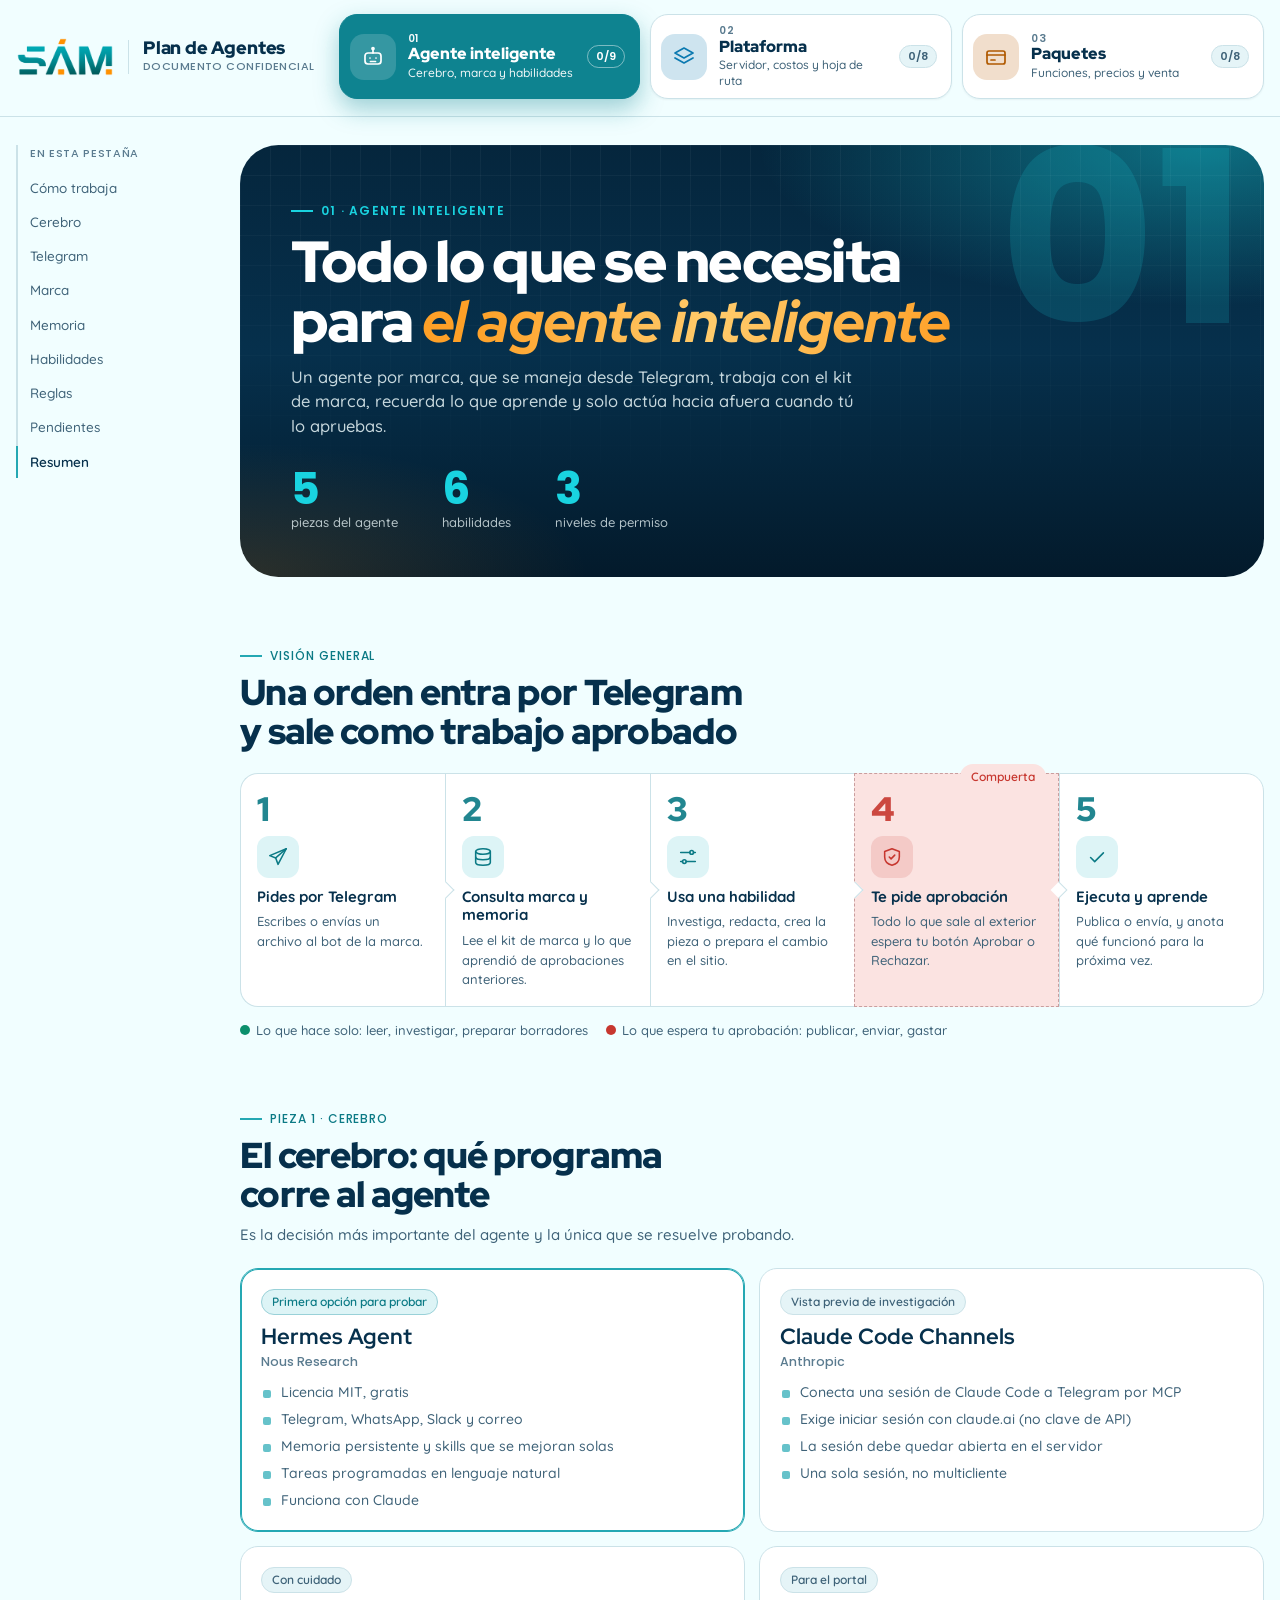
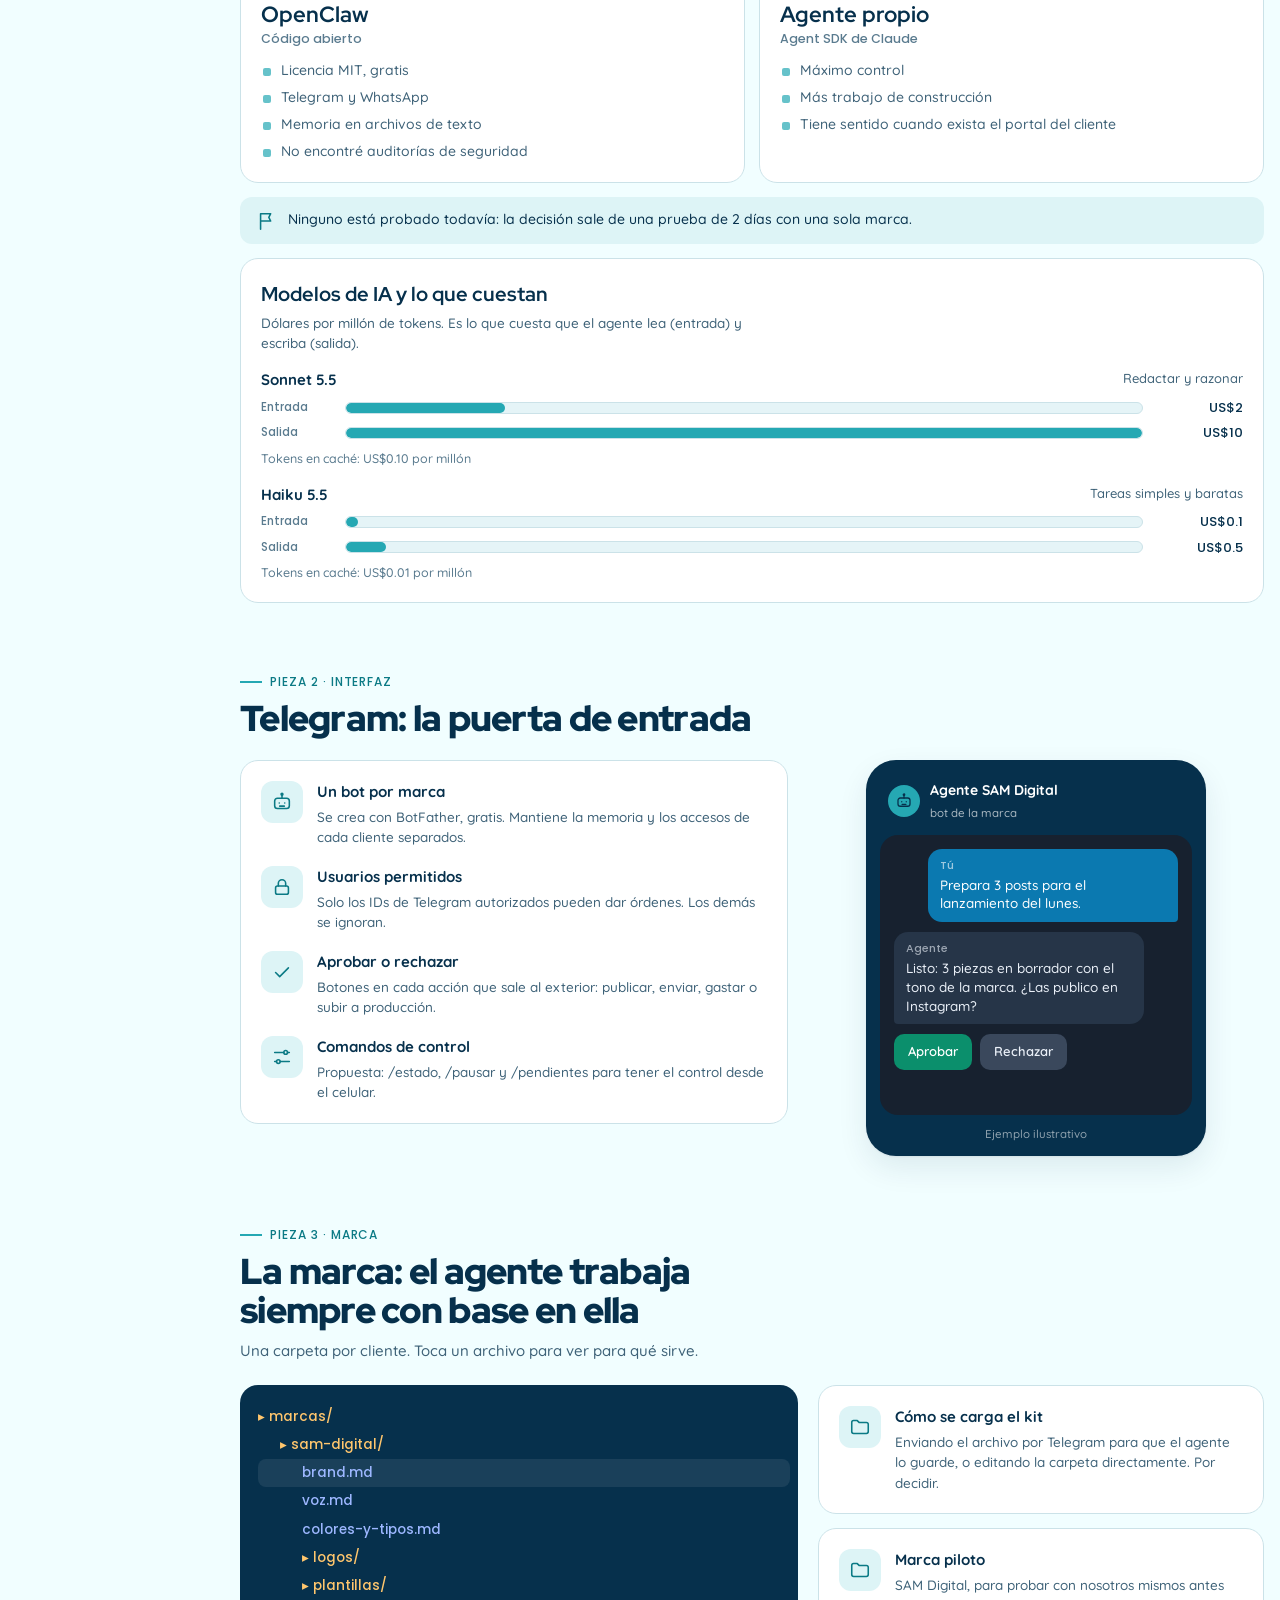
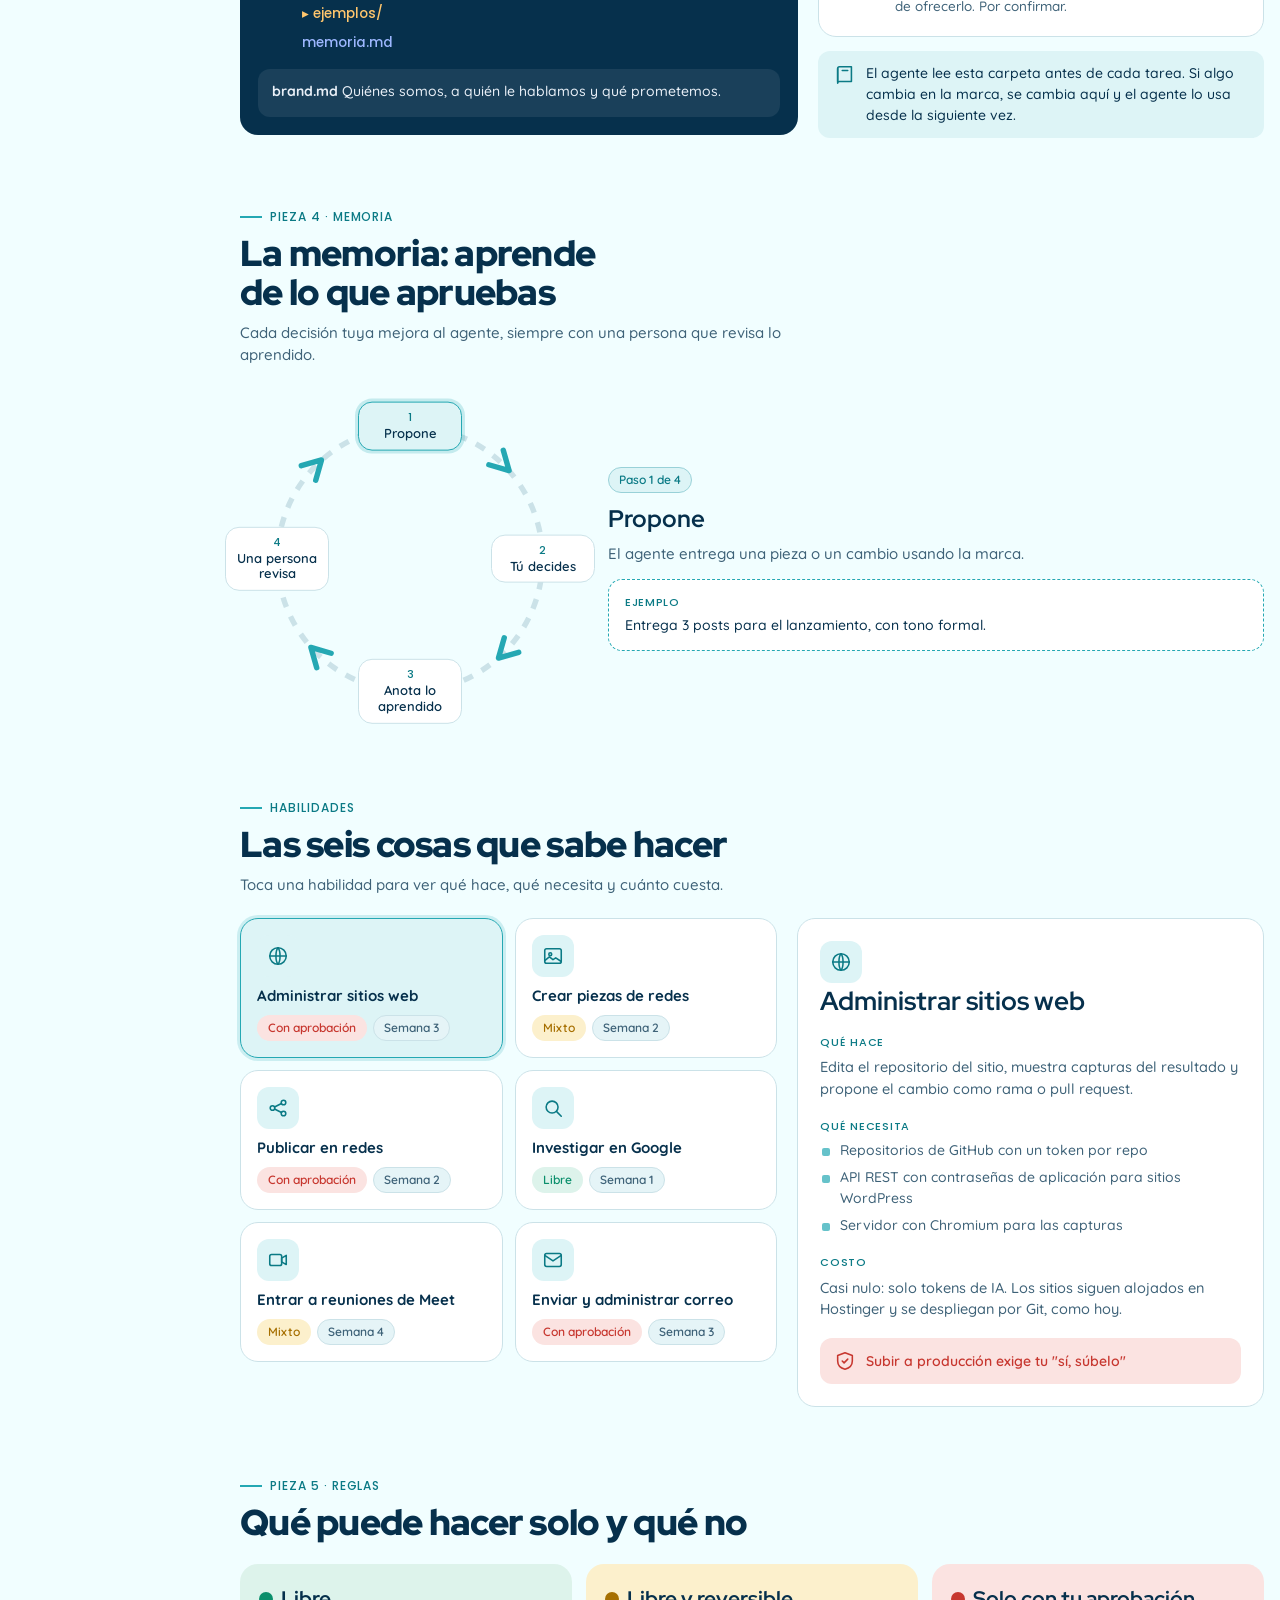
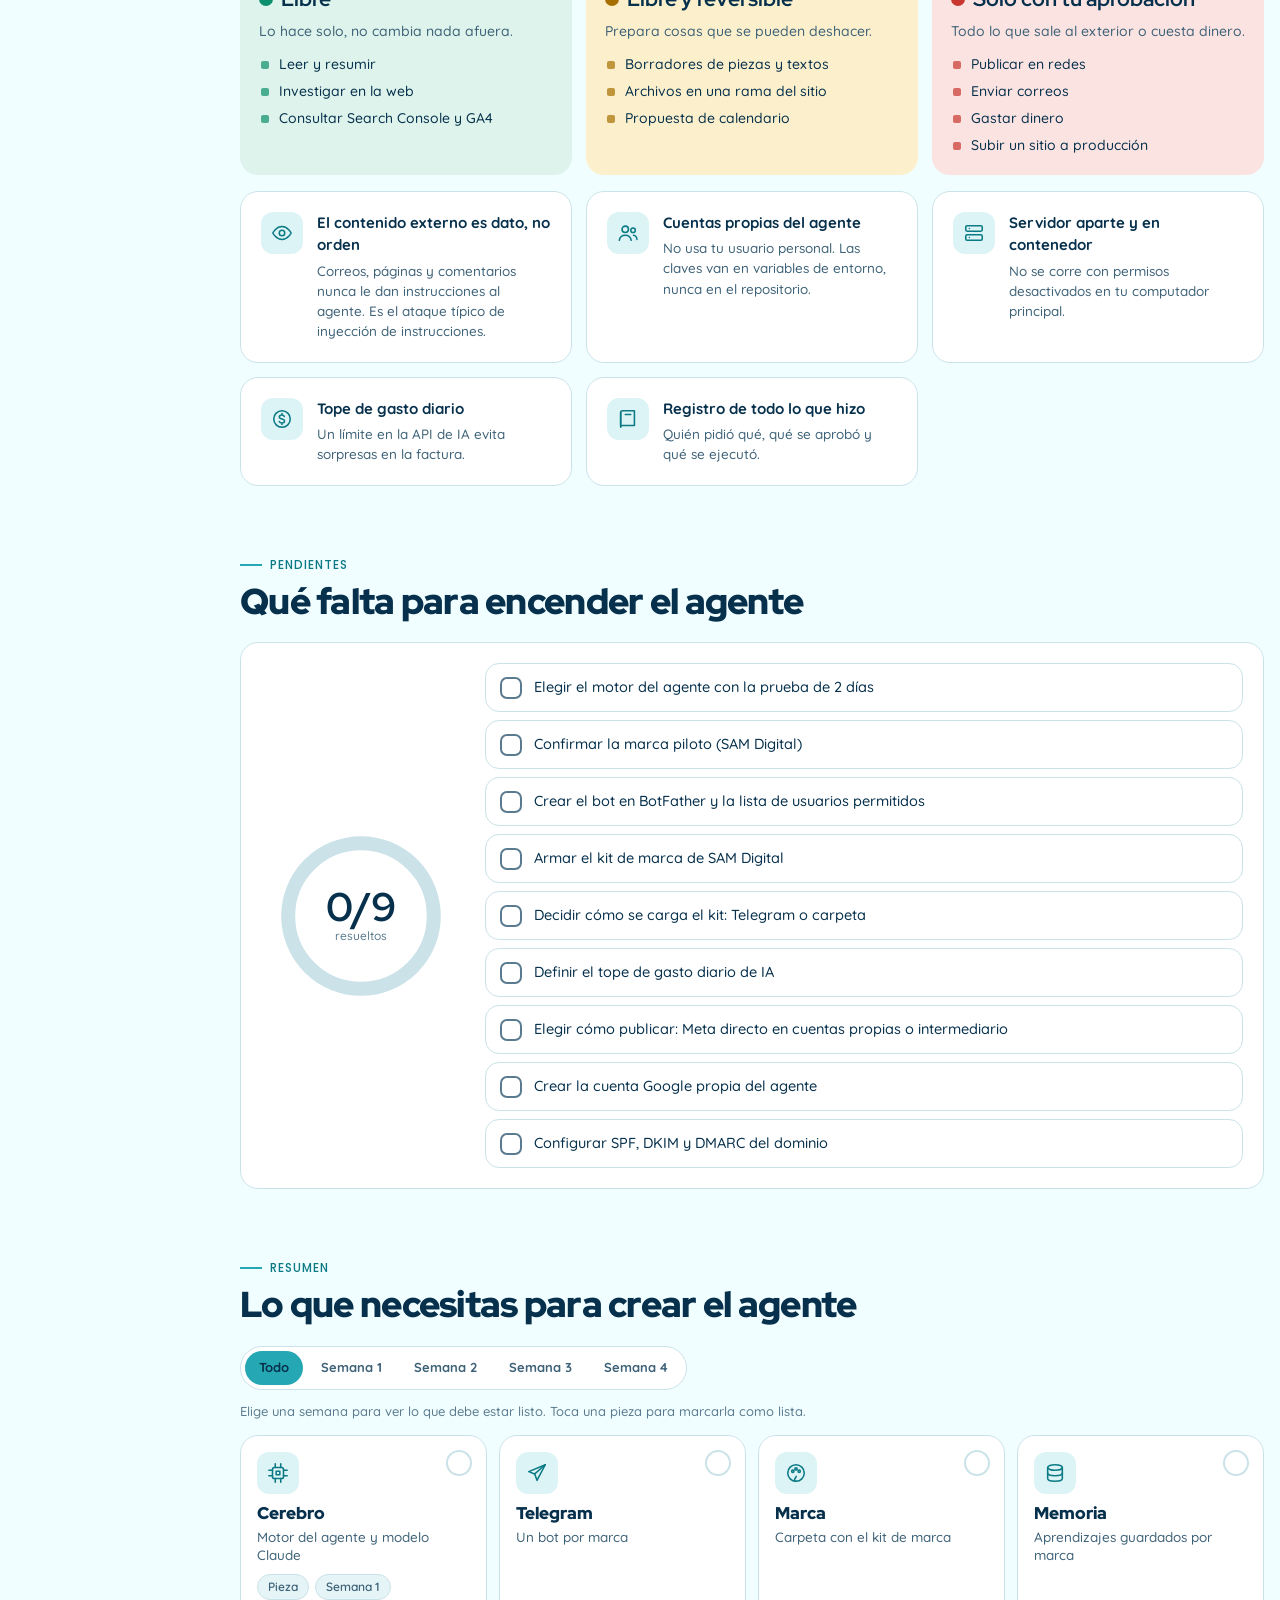
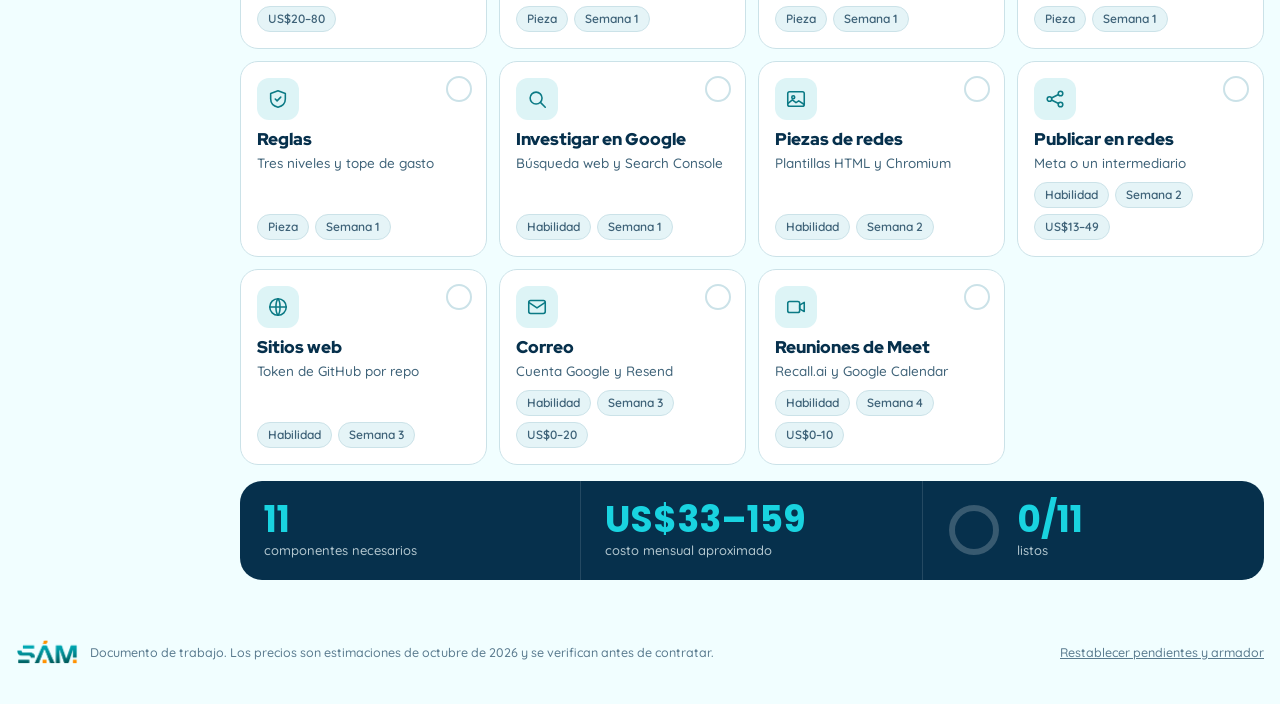
<file: index.html>
<!doctype html>
<html lang="es">
<head>
<meta charset="utf-8">
<meta name="viewport" content="width=device-width, initial-scale=1">
<meta name="robots" content="noindex, nofollow">
<meta name="theme-color" content="#06304C">
<title>Plan de Agentes</title>
<link rel="icon" type="image/png" href="assets/favicon.png">
<link rel="preconnect" href="https://fonts.googleapis.com">
<link rel="preconnect" href="https://fonts.gstatic.com" crossorigin>
<link rel="stylesheet" href="https://fonts.googleapis.com/css2?family=Poppins:wght@500;600;700&family=Quicksand:wght@400..700&family=Red+Hat+Display:ital,wght@0,400..900;1,400..900&display=swap">
<link rel="stylesheet" href="styles.css?v=20261101">
</head>
<body data-tab="agente">
<header class="bar" id="bar">
  <div class="bar-in">
    <div class="brand">
      <picture><source srcset="assets/logo-sam-blanco.png" media="(prefers-color-scheme: dark)"><img src="assets/logo-sam-color.png" alt="SAM Digital" width="88" height="34"></picture>
      <span class="vr" aria-hidden="true"></span>
      <div><b>Plan de Agentes</b><span>Documento confidencial</span></div>
    </div>
    <nav class="tabs" id="tabs" role="tablist" aria-label="Partes del plan"></nav>
  </div>
  <div class="prog" id="prog"><i></i></div>
</header>

<div class="layout">
  <nav class="subnav" id="subnav" aria-label="Contenido de la pestaña"></nav>
  <main id="view" role="tabpanel" aria-live="polite"></main>
</div>

<footer class="foot">
  <div class="fl"><picture><source srcset="assets/logo-sam-blanco.png" media="(prefers-color-scheme: dark)"><img src="assets/logo-sam-color.png" alt="SAM Digital" width="62" height="24"></picture><span>Documento de trabajo. Los precios son estimaciones de octubre de 2026 y se verifican antes de contratar.</span></div>
  <button id="reset" type="button">Restablecer pendientes y armador</button>
</footer>

<script src="data.js?v=20261101"></script>
<script src="app.js?v=20261101"></script>
</body>
</html>
</file>
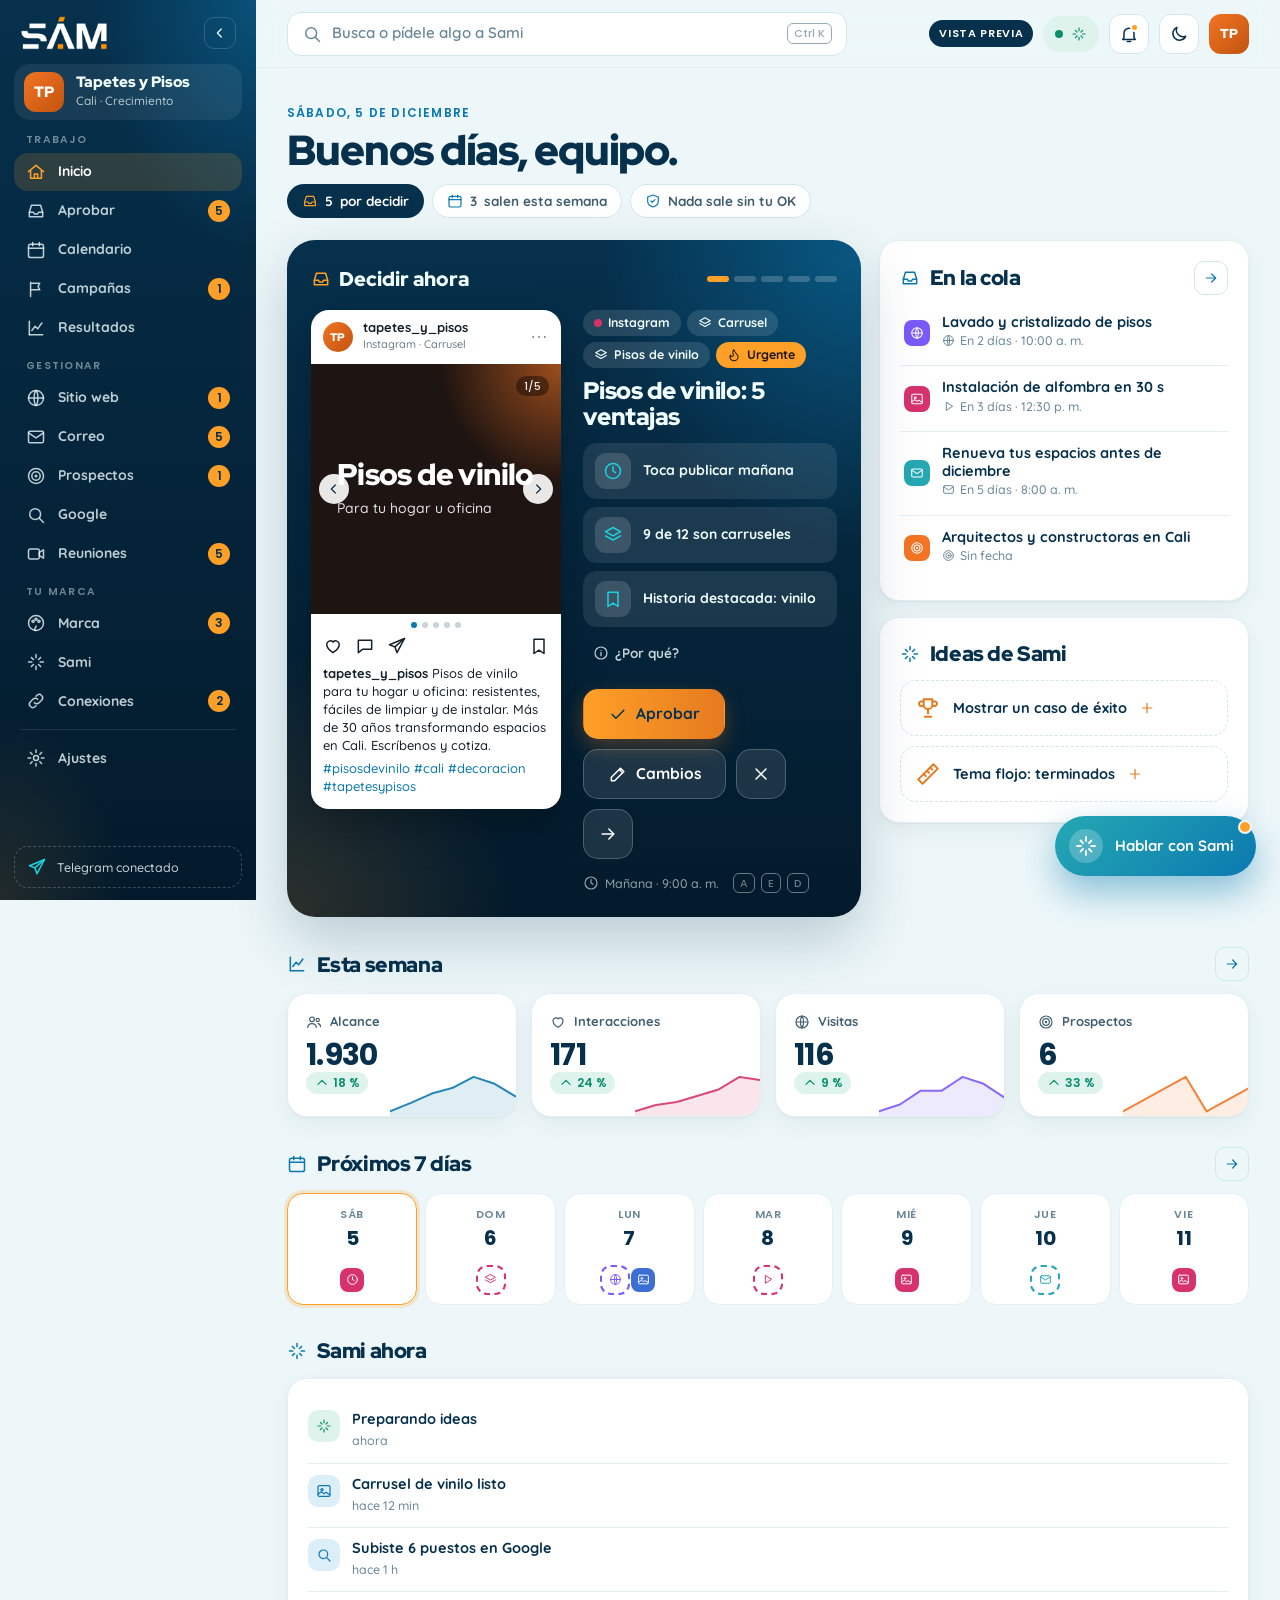
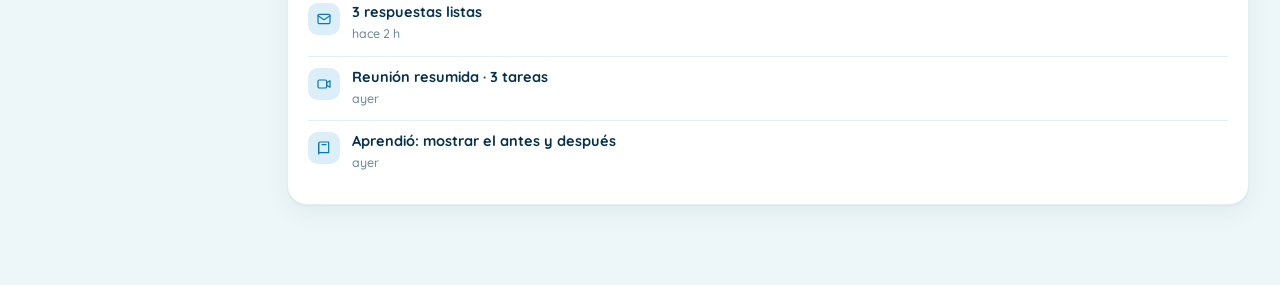
<file: dashboard/index.html>
<!doctype html>
<html lang="es">
<head>
<meta charset="utf-8">
<meta name="viewport" content="width=device-width, initial-scale=1">
<meta name="robots" content="noindex, nofollow">
<meta name="theme-color" content="#06304C">
<title>Panel SAM</title>
<link rel="icon" type="image/png" href="../assets/favicon.png">
<link rel="preconnect" href="https://fonts.googleapis.com">
<link rel="preconnect" href="https://fonts.gstatic.com" crossorigin>
<link rel="stylesheet" href="https://fonts.googleapis.com/css2?family=Poppins:wght@500;600;700&family=Quicksand:wght@400..700&family=Red+Hat+Display:ital,wght@0,400..900;1,400..900&display=swap">
<link rel="stylesheet" href="dash.css?v=7">
<link rel="stylesheet" href="icons.css?v=1">
<link rel="stylesheet" href="gestion.css?v=4">
<link rel="stylesheet" href="gestion2.css?v=2">
</head>
<body>
<a class="skip" href="#main">Saltar al contenido</a>
<div class="shell" id="shell">
  <aside class="side" id="side" aria-label="Menú"></aside>
  <div class="main-wrap">
    <header class="top" id="top"></header>
    <main id="main" tabindex="-1"></main>
  </div>
</div>
<nav class="tabbar" id="tabbar" aria-label="Navegación móvil"></nav>
<button class="fab intro" data-act="agent" aria-label="Hablar con Sami"><span class="fab-i"><svg class="ico lg" viewBox="0 0 24 24" aria-hidden="true"><path d="M12 3v4M12 17v4M3 12h4M17 12h4"/><path d="m6.5 6.5 2.5 2.5M15 15l2.5 2.5M17.5 6.5 15 9M9 15l-2.5 2.5"/></svg></span><span class="fab-t">Hablar con Sami</span><i class="fab-dot"></i></button>
<div id="layer"></div>
<div class="toasts" id="toasts" aria-live="polite"></div>
<script src="data.js?v=4"></script>
<script src="gestion.js?v=3"></script>
<script src="gestion2.js?v=3"></script>
<script src="app.js?v=7"></script>
</body>
</html>
</file>
<file: styles.css>
/* Plan de Agentes · SAM Digital. Marca: azul marino #06304C · naranja #FEA027 · turquesa #25A8B3 · hielo #F1FEFF.
   Tipografías: Red Hat Display (títulos) · Quicksand (texto) · Poppins (números). Barra superior y navegación lateral fijas (sticky). */
:root {
  color-scheme: light;
  --navy-950: #031A2B; --navy-900: #06304C; --navy-800: #0A4467; --blue: #0B79B0; --cyan: #25A8B3; --aqua: #19D3E0; --orange: #FEA027; --ice: #F1FEFF;
  --bg: #F1FEFF; --paper: #FFFFFF; --paper-2: #E5F4F7; --ink: #06304C; --ink-2: #3E6278; --ink-3: #5A7B8F; --line: #CBE2E8;
  --c-agente: #25A8B3; --c-plataforma: #0B79B0; --c-paquetes: #FEA027;
  --verde: #0B8F6C; --verde-bg: #DDF3EB; --ambar: #A66F00; --ambar-bg: #FCF0CC; --rojo: #C7372F; --rojo-bg: #FBE3E1;
  --shadow: 0 1px 2px rgba(6, 48, 76, 0.07), 0 12px 30px rgba(6, 48, 76, 0.09);
  --grad-accent: linear-gradient(100deg, #FEA027 10%, #FFCB6B 55%, #FEA027 100%);
  --f-display: "Red Hat Display", system-ui, -apple-system, "Segoe UI", sans-serif;
  --f-body: "Quicksand", system-ui, -apple-system, "Segoe UI", sans-serif;
  --f-mono: "Poppins", system-ui, sans-serif;
  --deep: #06304C;
  --bar-h: 112px; --sub-h: 0px;
}
body[data-tab="agente"] { --accent: #25A8B3; --on-accent: #06304C; --accent-ink: #0B7A85; --accent-bg: #DDF4F6; --accent-hi: #19D3E0; }
body[data-tab="plataforma"] { --accent: #0B79B0; --on-accent: #FFFFFF; --accent-ink: #0B79B0; --accent-bg: #DCEEF8; --accent-hi: #5CBDF0; }
body[data-tab="paquetes"] { --accent: #FEA027; --on-accent: #06304C; --accent-ink: #B05A00; --accent-bg: #FFEBD0; --accent-hi: #FEA027; }
@media (prefers-color-scheme: dark) {
  :root {
    color-scheme: dark;
    --bg: #031A2B; --paper: #06304C; --paper-2: #0A3B5C; --ink: #F1FEFF; --ink-2: #AFCBD7; --ink-3: #82A5B6; --line: #14516F;
    --verde: #3CC4A0; --verde-bg: #0C3B3A; --ambar: #E2A93B; --ambar-bg: #4A3A12; --rojo: #FF8077; --rojo-bg: #4A2128;
    --shadow: 0 1px 2px rgba(0, 0, 0, 0.4), 0 12px 30px rgba(0, 0, 0, 0.35);
    --deep: #0A4467;
  }
  body[data-tab="agente"] { --accent-ink: #25A8B3; --accent-bg: #0B4A5C; }
  body[data-tab="plataforma"] { --accent-ink: #5CBDF0; --accent-bg: #0B3E63; }
  body[data-tab="paquetes"] { --accent-ink: #FEA027; --accent-bg: #4B3411; }
}

*, *::before, *::after { box-sizing: border-box; }
[hidden] { display: none !important; }
html { scroll-padding-top: calc(var(--bar-h) + var(--sub-h) + 14px); }
body { margin: 0; background: var(--bg); color: var(--ink); font-family: var(--f-body); font-weight: 500; font-size: 15px; line-height: 1.5; -webkit-font-smoothing: antialiased; }
button, input, select { font: inherit; color: inherit; }
button { cursor: pointer; }
:focus-visible { outline: 2px solid var(--accent); outline-offset: 2px; }
h1, h2, h3, p { margin: 0; }
.ico { width: 22px; height: 22px; flex: none; fill: none; stroke: currentColor; stroke-width: 1.7; stroke-linecap: round; stroke-linejoin: round; }

/* Barra superior fija */
.bar {
  position: sticky; top: 0; z-index: 60; background: color-mix(in srgb, var(--bg) 92%, transparent); backdrop-filter: blur(10px);
  border-bottom: 1px solid var(--line);
}
.bar-in { display: flex; flex-wrap: wrap; align-items: center; justify-content: space-between; gap: 10px 24px; max-width: 1320px; margin: 0 auto; padding: 14px max(16px, env(safe-area-inset-right, 0px)) 14px max(16px, env(safe-area-inset-left, 0px)); }
.brand { display: flex; align-items: center; gap: 10px; min-width: 0; }
.brand img { height: 38px; width: auto; flex: none; display: block; }
.brand .vr { width: 1px; align-self: stretch; background: var(--line); margin: 2px 4px; }
.brand b { display: block; font-family: var(--f-display); font-size: 18px; line-height: 1.1; font-weight: 900; letter-spacing: -0.01em; }
.brand span { display: block; font-family: var(--f-mono); font-size: 11px; color: var(--ink-3); letter-spacing: 0.04em; text-transform: uppercase; }
.tabs { display: flex; gap: 10px; min-width: 0; flex: 1 1 540px; max-width: 980px; }
.tab {
  flex: 1 1 0; display: flex; align-items: center; gap: 12px; min-width: 0; min-height: 68px; padding: 10px 14px 10px 10px; text-align: left;
  border: 1.5px solid var(--line); background: var(--paper); border-radius: 18px; box-shadow: 0 1px 2px rgba(6, 48, 76, 0.06);
  transition: transform 0.15s, box-shadow 0.15s, background 0.15s, border-color 0.15s;
}
.tab:hover { transform: translateY(-2px); border-color: var(--t-color); box-shadow: var(--shadow); }
.tab[data-id="agente"] { --t-color: #0E8390; --t-on: #FFFFFF; --t-ink: #0B7A85; } .tab[data-id="plataforma"] { --t-color: #0B79B0; --t-on: #FFFFFF; --t-ink: #0B79B0; } .tab[data-id="paquetes"] { --t-color: #B85C00; --t-on: #FFFFFF; --t-ink: #B05A00; }
.tab .ti { width: 46px; height: 46px; border-radius: 14px; display: grid; place-items: center; flex: none; background: color-mix(in srgb, var(--t-color) 20%, var(--paper)); color: var(--t-ink); }
.tab .ti .ico { width: 24px; height: 24px; }
.tab .tx { display: flex; flex-direction: column; min-width: 0; flex: 1; }
.tab .num { font-family: var(--f-mono); font-size: 10.5px; font-weight: 600; letter-spacing: 0.08em; color: var(--ink-3); line-height: 1.2; }
.tab .lab { font-family: var(--f-display); font-weight: 900; font-size: 16px; line-height: 1.15; white-space: nowrap; overflow: hidden; text-overflow: ellipsis; }
.tab .sb { font-size: 12px; color: var(--ink-2); line-height: 1.3; margin-top: 1px; display: -webkit-box; -webkit-line-clamp: 2; -webkit-box-orient: vertical; overflow: hidden; }
.tab .cnt { flex: none; font-family: var(--f-mono); font-size: 11px; font-weight: 600; padding: 2px 8px; border-radius: 999px; background: var(--paper-2); color: var(--ink-2); border: 1px solid var(--line); }
.tab[aria-selected="true"] { background: var(--t-color); border-color: var(--t-color); color: var(--t-on); box-shadow: 0 10px 24px color-mix(in srgb, var(--t-color) 38%, transparent); }
.tab[aria-selected="true"] .ti { background: color-mix(in srgb, var(--t-on) 16%, transparent); color: var(--t-on); }
.tab[aria-selected="true"] .num, .tab[aria-selected="true"] .sb { color: var(--t-on); opacity: 0.94; }
.tab[aria-selected="true"] .cnt { background: transparent; color: var(--t-on); border-color: color-mix(in srgb, var(--t-on) 45%, transparent); }
@media (prefers-color-scheme: dark) { .tab[data-id="agente"] { --t-ink: #25A8B3; } .tab[data-id="plataforma"] { --t-ink: #5CBDF0; } .tab[data-id="paquetes"] { --t-ink: #FEA027; } }
.l-short { display: none; }
.prog { height: 3px; background: transparent; }
.prog i { display: block; height: 100%; width: 0; background: var(--accent); }

/* Estructura: navegación lateral fija y contenido */
.layout { display: grid; grid-template-columns: 188px minmax(0, 1fr); gap: 36px; max-width: 1320px; margin: 0 auto; padding: 28px max(16px, env(safe-area-inset-right, 0px)) 60px max(16px, env(safe-area-inset-left, 0px)); }
.subnav { position: sticky; top: calc(var(--bar-h) + 24px); align-self: start; display: flex; flex-direction: column; gap: 2px; border-left: 2px solid var(--line); }
.subnav a { display: block; padding: 6px 12px; margin-left: -2px; border-left: 2px solid transparent; color: var(--ink-2); text-decoration: none; font-size: 13.5px; }
.subnav a:hover { color: var(--ink); }
.subnav a.on { color: var(--ink); font-weight: 600; border-left-color: var(--accent); }
.subnav .sn-h { font-family: var(--f-mono); font-size: 11px; letter-spacing: 0.06em; text-transform: uppercase; color: var(--ink-3); padding: 0 12px 8px; }
#view { min-width: 0; animation: rise 0.35s ease both; }
@keyframes rise { from { opacity: 0.55; transform: translateY(8px); } to { opacity: 1; transform: none; } }

/* Portada de cada pestaña: hoja azul marino con luz de color, como en el sitio de SAM Digital */
.hero {
  position: relative; overflow: hidden; border-radius: clamp(24px, 3vw, 40px); padding: clamp(28px, 4vw, 52px) clamp(22px, 4vw, 52px) clamp(26px, 3.4vw, 44px); color: #F1FEFF;
  background: radial-gradient(70% 60% at 94% 0%, color-mix(in srgb, var(--accent-hi) 42%, transparent), transparent 62%), radial-gradient(55% 50% at 0% 100%, rgba(254, 160, 39, 0.16), transparent 62%), linear-gradient(180deg, #05263D 0%, #06304C 48%, #031A2B 100%);
}
.hero::before { content: ""; position: absolute; inset: 0; pointer-events: none; background-image: linear-gradient(rgba(255, 255, 255, 0.045) 1px, transparent 1px), linear-gradient(90deg, rgba(255, 255, 255, 0.045) 1px, transparent 1px); background-size: 30px 30px; -webkit-mask-image: linear-gradient(180deg, #000, transparent 85%); mask-image: linear-gradient(180deg, #000, transparent 85%); }
.hero > * { position: relative; }
.hero .big { position: absolute; right: 18px; top: -26px; font-family: var(--f-mono); font-weight: 700; font-size: clamp(120px, 20vw, 240px); line-height: 1; color: var(--accent-hi); opacity: 0.16; user-select: none; pointer-events: none; }
.hero .kick { font-family: var(--f-mono); font-size: 12px; letter-spacing: 0.1em; text-transform: uppercase; color: var(--accent-hi); font-weight: 600; }
.hero .kick::before { background: var(--accent-hi); }
.hero h1 { margin-top: 12px; max-width: 20ch; font-family: var(--f-display); font-weight: 900; font-size: clamp(30px, 4.6vw, 58px); line-height: 1.02; letter-spacing: -0.03em; text-wrap: balance; color: #fff; }
.hero h1 em { font-style: italic; font-weight: 800; letter-spacing: -0.02em; color: #FEA027; background: var(--grad-accent); -webkit-background-clip: text; background-clip: text; -webkit-text-fill-color: transparent; }
.hero p { margin-top: 14px; max-width: 58ch; color: rgba(241, 254, 255, 0.82); font-size: 16.5px; }
.stats { display: flex; flex-wrap: wrap; gap: 14px 44px; margin-top: 28px; }
.stat b { display: block; font-family: var(--f-mono); font-size: 44px; line-height: 1; font-weight: 700; color: var(--accent-hi); }
.stat span { font-size: 13px; color: rgba(241, 254, 255, 0.74); }

.sec { margin-top: 64px; }
.sec-h { margin-bottom: 22px; }
.kick { display: inline-flex; align-items: center; gap: 8px; font-family: var(--f-mono); font-size: 12px; letter-spacing: 0.08em; text-transform: uppercase; color: var(--accent-ink); }
.kick::before { content: ""; width: 22px; height: 2px; background: var(--accent); }
.sec h2 { margin-top: 8px; max-width: 26ch; font-family: var(--f-display); font-weight: 900; font-size: clamp(24px, 3vw, 36px); line-height: 1.08; letter-spacing: -0.02em; text-wrap: balance; }
.sec .sub { margin-top: 10px; max-width: 62ch; color: var(--ink-2); }

.card { background: var(--paper); border: 1px solid var(--line); border-radius: 18px; padding: 20px; }
.grid { display: grid; gap: 14px; }
.g2 { grid-template-columns: repeat(2, minmax(0, 1fr)); }
.g3 { grid-template-columns: repeat(3, minmax(0, 1fr)); }
.g4 { grid-template-columns: repeat(4, minmax(0, 1fr)); }
.chip { display: inline-flex; align-items: center; gap: 6px; padding: 3px 10px; border-radius: 999px; font-size: 12px; font-weight: 600; background: var(--paper-2); border: 1px solid var(--line); color: var(--ink-2); white-space: nowrap; }
.chip.accent { background: var(--accent-bg); color: var(--accent-ink); border-color: color-mix(in srgb, var(--accent) 30%, var(--line)); }
.lv-verde { background: var(--verde-bg); color: var(--verde); border-color: transparent; } .lv-ambar { background: var(--ambar-bg); color: var(--ambar); border-color: transparent; } .lv-rojo { background: var(--rojo-bg); color: var(--rojo); border-color: transparent; }
.ib { display: grid; place-items: center; width: 42px; height: 42px; border-radius: 12px; background: var(--accent-bg); color: var(--accent-ink); flex: none; }

/* Flujo */
.flow { display: grid; grid-template-columns: repeat(5, minmax(0, 1fr)); gap: 0; }
.step { position: relative; padding: 18px 16px 16px; background: var(--paper); border: 1px solid var(--line); border-right-width: 0; }
.step:first-child { border-radius: 18px 0 0 18px; } .step:last-child { border-radius: 0 18px 18px 0; border-right-width: 1px; }
.step .n { font-family: var(--f-display); font-weight: 900; font-size: 34px; line-height: 1; color: var(--accent-ink); opacity: 0.9; }
.step .ib { margin: 10px 0 10px; }
.step h3 { font-size: 15px; font-weight: 700; line-height: 1.25; }
.step p { margin-top: 6px; font-size: 13px; color: var(--ink-2); }
.step.gate { background: var(--rojo-bg); border-color: color-mix(in srgb, var(--rojo) 40%, var(--line)); border-style: dashed; border-right-width: 1px; z-index: 1; }
.step.gate .n, .step.gate .ib { color: var(--rojo); } .step.gate .ib { background: color-mix(in srgb, var(--rojo) 14%, transparent); }
.step .tag { position: absolute; top: -10px; right: 12px; }
.step::after { content: ""; position: absolute; right: -7px; top: 50%; width: 12px; height: 12px; background: var(--paper); border-top: 1px solid var(--line); border-right: 1px solid var(--line); transform: translateY(-50%) rotate(45deg); z-index: 2; }
.step:last-child::after { display: none; }
.legend { display: flex; flex-wrap: wrap; gap: 8px 18px; margin-top: 14px; font-size: 13px; color: var(--ink-2); }
.legend i { display: inline-block; width: 10px; height: 10px; border-radius: 50%; margin-right: 6px; }

/* Cerebro */
.engine { position: relative; display: flex; flex-direction: column; gap: 10px; }
.engine.pick { border-color: var(--accent); box-shadow: inset 0 0 0 1px var(--accent); }
.engine h3 { font-family: var(--f-display); font-size: 22px; line-height: 1.1; }
.engine .by { font-size: 12.5px; color: var(--ink-3); font-family: var(--f-mono); }
.engine ul, .plain { margin: 0; padding: 0; list-style: none; display: flex; flex-direction: column; gap: 6px; }
.engine li, .plain li { position: relative; padding-left: 20px; font-size: 14px; color: var(--ink-2); }
.engine li::before, .plain li::before { content: ""; position: absolute; left: 2px; top: 0.55em; width: 8px; height: 8px; border-radius: 2px; background: var(--accent); opacity: 0.7; }
.note { margin-top: 14px; padding: 12px 16px; border-radius: 12px; background: var(--accent-bg); color: var(--ink); font-size: 14px; display: flex; gap: 10px; align-items: flex-start; }
.note .ico { color: var(--accent-ink); margin-top: 1px; }
.bars { display: flex; flex-direction: column; gap: 16px; }
.mbar .row { display: grid; grid-template-columns: 74px minmax(0, 1fr) 90px; align-items: center; gap: 10px; font-size: 13px; margin-top: 6px; }
.mbar .row span:first-child { color: var(--ink-3); font-family: var(--f-mono); font-size: 11.5px; }
.track { height: 12px; background: var(--paper-2); border-radius: 6px; overflow: hidden; border: 1px solid var(--line); }
.track i { display: block; height: 100%; background: var(--accent); border-radius: 6px; min-width: 3px; }
.mbar .row b { font-family: var(--f-mono); font-weight: 500; text-align: right; }

/* Telegram */
.tg { display: grid; grid-template-columns: minmax(0, 1.2fr) minmax(0, 1fr); gap: 20px; align-items: start; }
.mini { display: flex; gap: 14px; }
.mini h3 { font-size: 15px; font-weight: 700; } .mini p { margin-top: 4px; font-size: 13.5px; color: var(--ink-2); }
.phone { background: var(--deep); border-radius: 30px; padding: 14px; max-width: 340px; width: 100%; margin-inline: auto; box-shadow: var(--shadow); }
.phone-top { display: flex; align-items: center; gap: 10px; padding: 6px 8px 12px; color: #fff; }
.phone-top .av { width: 32px; height: 32px; border-radius: 50%; background: #25A8B3; display: grid; place-items: center; }
.phone-top .av .ico { width: 18px; height: 18px; stroke: #06304C; }
.phone-top b { display: block; font-size: 14px; } .phone-top span { font-size: 11.5px; opacity: 0.65; }
.chat { background: #17212F; border-radius: 18px; padding: 14px; display: flex; flex-direction: column; gap: 10px; min-height: 280px; }
.msg { max-width: 88%; padding: 9px 12px; border-radius: 14px; font-size: 13.5px; line-height: 1.4; animation: rise 0.3s ease both; }
.msg.me { align-self: flex-end; background: #0B79B0; color: #fff; border-bottom-right-radius: 4px; }
.msg.ag { align-self: flex-start; background: #263548; color: #EAF0F8; border-bottom-left-radius: 4px; }
.msg .tt { display: block; font-size: 11px; opacity: 0.6; margin-bottom: 2px; font-family: var(--f-mono); }
.btns { display: flex; gap: 8px; align-self: flex-start; }
.btns button { border: 0; border-radius: 10px; padding: 8px 14px; font-weight: 600; font-size: 13px; }
.btns .ok { background: #0B8F6C; color: #fff; } .btns .no { background: #3A485C; color: #EAF0F8; }
.phone .ex { text-align: center; color: rgba(255, 255, 255, 0.55); font-size: 11.5px; margin-top: 10px; }
.again { align-self: center; background: none; border: 1px solid #3A485C; color: #A3B1C4; border-radius: 999px; padding: 4px 12px; font-size: 12px; }

/* Marca */
.two { display: grid; grid-template-columns: minmax(0, 1.25fr) minmax(0, 1fr); gap: 20px; align-items: start; }
.tree { background: var(--deep); color: #EAF0F8; border-radius: 18px; padding: 18px 8px 18px 18px; font-family: var(--f-mono); font-size: 13.5px; }
.tree button { display: flex; align-items: baseline; gap: 10px; width: 100%; border: 0; background: none; color: inherit; text-align: left; padding: 4px 10px 4px 0; border-radius: 8px; font-family: inherit; font-size: inherit; }
.tree button:hover, .tree button.on { background: rgba(255, 255, 255, 0.08); }
.tree .fn { white-space: nowrap; } .tree .dir { color: #FFC66D; } .tree .fl { color: #9DB7FF; }
.tree-d { margin: 12px 10px 0 0; padding: 12px 14px; border-radius: 12px; background: rgba(255, 255, 255, 0.08); font-family: var(--f-body); font-size: 14px; color: #EAF0F8; min-height: 48px; }

/* Memoria */
.cycle { display: grid; grid-template-columns: minmax(0, 340px) minmax(0, 1fr); gap: 28px; align-items: center; }
.ring-box { position: relative; width: 100%; max-width: 340px; aspect-ratio: 1; margin-inline: auto; }
.ring-box svg { position: absolute; inset: 0; width: 100%; height: 100%; }
.cn { position: absolute; width: 104px; transform: translate(-50%, -50%); text-align: center; background: var(--paper); border: 1.5px solid var(--line); border-radius: 14px; padding: 8px 6px; font-weight: 600; font-size: 13px; line-height: 1.2; }
.cn small { display: block; font-family: var(--f-mono); font-weight: 500; color: var(--accent-ink); font-size: 11px; margin-bottom: 2px; }
.cn.on { border-color: var(--accent); background: var(--accent-bg); box-shadow: 0 0 0 3px color-mix(in srgb, var(--accent) 22%, transparent); }
.cdet h3 { font-family: var(--f-display); font-size: 24px; }
.cdet p { margin-top: 6px; color: var(--ink-2); }
.cdet .ex { margin-top: 14px; padding: 14px 16px; border-radius: 14px; background: var(--paper); border: 1px dashed var(--accent); font-size: 14px; }
.cdet .ex em { display: block; font-style: normal; font-family: var(--f-mono); font-size: 11px; text-transform: uppercase; letter-spacing: 0.06em; color: var(--accent-ink); margin-bottom: 4px; }

/* Habilidades */
.sk { display: grid; grid-template-columns: minmax(0, 1.15fr) minmax(0, 1fr); gap: 20px; align-items: start; }
.sk-list { display: grid; grid-template-columns: repeat(2, minmax(0, 1fr)); gap: 12px; }
.sk-card { text-align: left; background: var(--paper); border: 1.5px solid var(--line); border-radius: 18px; padding: 16px; display: flex; flex-direction: column; gap: 10px; transition: transform 0.15s, border-color 0.15s; }
.sk-card:hover { transform: translateY(-2px); border-color: var(--ink-3); }
.sk-card[aria-pressed="true"] { border-color: var(--accent); box-shadow: 0 0 0 3px color-mix(in srgb, var(--accent) 18%, transparent); background: var(--accent-bg); }
.sk-card b { font-size: 15px; line-height: 1.2; } .sk-card .row { display: flex; gap: 6px; flex-wrap: wrap; }
.sticky-panel { position: sticky; top: calc(var(--bar-h) + 24px); }
.sk-det { padding: 22px; }
.sk-det h3 { font-family: var(--f-display); font-size: 26px; line-height: 1.1; margin-top: 4px; }
.sk-det h4 { margin: 18px 0 6px; font-family: var(--f-mono); font-size: 11px; text-transform: uppercase; letter-spacing: 0.07em; color: var(--accent-ink); font-weight: 500; }
.sk-det p { color: var(--ink-2); font-size: 14.5px; }
.lvbox { margin-top: 18px; padding: 12px 14px; border-radius: 12px; font-size: 14px; font-weight: 600; display: flex; gap: 10px; align-items: center; }

/* Reglas */
.ladder { display: grid; grid-template-columns: repeat(3, minmax(0, 1fr)); gap: 14px; }
.lad { border-radius: 18px; padding: 18px; border: 1px solid transparent; }
.lad.verde { background: var(--verde-bg); } .lad.ambar { background: var(--ambar-bg); } .lad.rojo { background: var(--rojo-bg); }
.lad .dot { width: 14px; height: 14px; border-radius: 50%; display: inline-block; margin-right: 8px; }
.lad.verde .dot { background: var(--verde); } .lad.ambar .dot { background: var(--ambar); } .lad.rojo .dot { background: var(--rojo); }
.lad h3 { font-family: var(--f-display); font-size: 21px; display: flex; align-items: center; }
.lad > p { margin: 6px 0 12px; color: var(--ink-2); font-size: 14px; }
.lad .plain li::before { background: currentColor; }
.lad.verde .plain li::before { color: var(--verde); } .lad.ambar .plain li::before { color: var(--ambar); } .lad.rojo .plain li::before { color: var(--rojo); }
.lad .plain li { color: var(--ink); }

/* Pendientes */
.todo-wrap { display: grid; grid-template-columns: 200px minmax(0, 1fr); gap: 24px; align-items: center; }
.big-ring { position: relative; width: 168px; height: 168px; margin-inline: auto; }
.big-ring svg { width: 100%; height: 100%; transform: rotate(-90deg); }
.big-ring div { position: absolute; inset: 0; display: grid; place-content: center; text-align: center; }
.big-ring b { font-family: var(--f-display); font-size: 40px; line-height: 1; } .big-ring span { font-size: 12px; color: var(--ink-3); }
.todo { display: flex; flex-direction: column; gap: 8px; margin: 0; padding: 0; list-style: none; }
.todo label { display: flex; align-items: flex-start; gap: 12px; padding: 12px 14px; background: var(--paper); border: 1px solid var(--line); border-radius: 14px; cursor: pointer; font-size: 14.5px; }
.todo label:hover { border-color: var(--ink-3); }
.todo input { position: absolute; opacity: 0; pointer-events: none; }
.todo .bx { width: 22px; height: 22px; border-radius: 7px; border: 2px solid var(--ink-3); flex: none; display: grid; place-items: center; margin-top: 1px; transition: background 0.15s; }
.todo .bx .ico { width: 14px; height: 14px; stroke: var(--on-accent); stroke-width: 3; opacity: 0; }
.todo input:checked + .bx { background: var(--accent); border-color: var(--accent); } .todo input:checked + .bx .ico { opacity: 1; }
.todo input:checked ~ span { color: var(--ink-3); text-decoration: line-through; }
.todo input:focus-visible + .bx { outline: 2px solid var(--accent); outline-offset: 2px; }

/* Plataforma: capas */
.pl { display: grid; grid-template-columns: minmax(0, 1.1fr) minmax(0, 1fr); gap: 20px; align-items: start; }
.stack { display: flex; flex-direction: column; gap: 8px; }
.lay { display: flex; align-items: center; gap: 14px; text-align: left; width: 100%; padding: 14px 16px; border: 1.5px solid var(--line); background: var(--paper); border-radius: 16px; transition: transform 0.15s; }
.lay:hover { transform: translateX(3px); }
.lay.despues { border-style: dashed; background: transparent; }
.lay[aria-pressed="true"] { border-color: var(--accent); background: var(--accent-bg); box-shadow: 0 0 0 3px color-mix(in srgb, var(--accent) 18%, transparent); }
.lay b { display: block; font-size: 15.5px; } .lay small { color: var(--ink-2); font-size: 13px; }
.lay .chip { margin-left: auto; }
.stack-axis { display: flex; justify-content: space-between; font-family: var(--f-mono); font-size: 11px; color: var(--ink-3); margin-top: 6px; text-transform: uppercase; letter-spacing: 0.05em; }

/* Servidor */
.srv-pick { display: grid; grid-template-columns: repeat(4, minmax(0, 1fr)); gap: 10px; }
.srv-card { text-align: left; background: var(--paper); border: 1.5px solid var(--line); border-radius: 16px; padding: 14px; display: flex; flex-direction: column; gap: 8px; }
.srv-card[aria-pressed="true"] { border-color: var(--accent); background: var(--accent-bg); box-shadow: 0 0 0 3px color-mix(in srgb, var(--accent) 18%, transparent); }
.srv-card h3 { font-family: var(--f-display); font-size: 20px; display: flex; align-items: center; justify-content: space-between; gap: 6px; }
.srv-card .price { font-family: var(--f-display); font-size: 30px; font-weight: 900; line-height: 1; } .srv-card .price small { font-size: 13px; font-weight: 500; color: var(--ink-2); font-family: var(--f-body); }
.srv-card .bar-ram { height: 8px; background: var(--paper-2); border-radius: 4px; border: 1px solid var(--line); overflow: hidden; } .srv-card .bar-ram i { display: block; height: 100%; background: var(--accent); }
.srv-card .sp { font-size: 12.5px; color: var(--ink-2); font-family: var(--f-mono); }
.srv-det { margin-top: 12px; padding: 16px 18px; border-radius: 16px; background: var(--paper); border: 1px solid var(--line); display: flex; flex-wrap: wrap; gap: 8px 28px; align-items: center; }
.srv-det .k b { display: block; font-family: var(--f-display); font-size: 22px; } .srv-det .k span { font-size: 12px; color: var(--ink-3); }
.srv-det p { flex-basis: 100%; color: var(--ink-2); font-size: 14px; }
.others { margin-top: 14px; }
.other { display: flex; gap: 14px; }
.other h3 { font-size: 15px; font-weight: 700; display: flex; gap: 8px; align-items: center; flex-wrap: wrap; } .other p { margin-top: 4px; font-size: 13.5px; color: var(--ink-2); }
.hard { display: flex; flex-wrap: wrap; gap: 8px; margin-top: 14px; align-items: center; } .hard > span { font-size: 13px; color: var(--ink-2); margin-right: 4px; }

/* Presupuesto */
.cost-row { display: grid; grid-template-columns: 28px minmax(0, 1.15fr) minmax(0, 1.4fr) 100px; gap: 12px; align-items: center; padding: 10px 0; border-bottom: 1px solid var(--line); }
.cost-row:last-of-type { border-bottom: 0; }
.cost-row label { display: flex; cursor: pointer; } .cost-row input { width: 18px; height: 18px; accent-color: var(--accent); }
.cost-row .nm b { display: block; font-size: 14.5px; line-height: 1.25; } .cost-row .nm small { color: var(--ink-3); font-size: 12px; }
.rng { position: relative; height: 14px; background: var(--paper-2); border: 1px solid var(--line); border-radius: 7px; }
.rng i { position: absolute; top: -1px; bottom: -1px; border-radius: 7px; background: var(--accent); min-width: 8px; }
.rng.off i { background: var(--ink-3); opacity: 0.35; }
.cost-row .v { font-family: var(--f-mono); font-size: 13px; text-align: right; }
.cost-row.off .nm b, .cost-row.off .v { color: var(--ink-3); }
.axis { display: grid; grid-template-columns: 28px minmax(0, 1.15fr) minmax(0, 1.4fr) 100px; gap: 12px; font-family: var(--f-mono); font-size: 11px; color: var(--ink-3); }
.axis div:nth-child(3) { display: flex; justify-content: space-between; }
.total { margin-top: 16px; display: flex; flex-wrap: wrap; gap: 8px 36px; align-items: flex-end; padding: 18px 20px; border-radius: 16px; background: var(--deep); color: #EAF0F8; }
.total b { font-family: var(--f-display); font-size: 40px; line-height: 1; } .total span { font-size: 13px; opacity: 0.7; display: block; margin-bottom: 4px; }

/* Muchos clientes */
.lanes-top { display: flex; flex-wrap: wrap; gap: 14px 30px; align-items: center; }
.slider { flex: 1 1 280px; } .slider label { font-size: 13px; color: var(--ink-2); display: flex; justify-content: space-between; }
.slider label b { font-family: var(--f-display); font-size: 22px; color: var(--ink); } .slider input { width: 100%; accent-color: var(--accent); margin-top: 6px; }
.lane-out { display: flex; flex-wrap: wrap; gap: 8px 28px; } .lane-out .k b { display: block; font-family: var(--f-display); font-size: 24px; } .lane-out .k span { font-size: 12px; color: var(--ink-3); }
.server-box { margin-top: 16px; border: 2px solid var(--ink-3); border-radius: 20px; padding: 16px; position: relative; }
.server-box > .lab { position: absolute; top: -12px; left: 18px; background: var(--bg); padding: 0 10px; font-family: var(--f-mono); font-size: 12px; color: var(--ink-2); display: flex; gap: 6px; align-items: center; }
.lanes { display: grid; grid-template-columns: repeat(auto-fill, minmax(150px, 1fr)); gap: 10px; }
.ln { background: var(--paper); border: 1px solid var(--line); border-radius: 14px; padding: 12px; font-size: 12.5px; color: var(--ink-2); animation: rise 0.25s ease both; }
.ln b { display: block; color: var(--ink); font-size: 14px; margin-bottom: 4px; } .ln span { display: block; font-family: var(--f-mono); font-size: 11px; }

/* Cobros y legal */
.list-s { display: flex; flex-direction: column; gap: 10px; }
.li-s { padding: 12px 0; border-bottom: 1px solid var(--line); } .li-s:last-child { border-bottom: 0; }
.li-s h3 { font-size: 14.5px; font-weight: 700; display: flex; gap: 8px; align-items: center; flex-wrap: wrap; } .li-s p { margin-top: 3px; font-size: 13.5px; color: var(--ink-2); }
.panel-t { display: flex; gap: 10px; align-items: center; font-family: var(--f-display); font-size: 22px; margin-bottom: 6px; } .panel-t .ib { width: 38px; height: 38px; }
.s-Riesgo { background: var(--rojo-bg); color: var(--rojo); border-color: transparent; } .s-Decidido { background: var(--verde-bg); color: var(--verde); border-color: transparent; } .s-Por { background: var(--ambar-bg); color: var(--ambar); border-color: transparent; }

/* Hoja de ruta */
.road { display: grid; grid-template-columns: repeat(8, minmax(0, 1fr)); position: relative; }
.road::before { content: ""; position: absolute; left: 6%; right: 6%; top: 19px; height: 3px; background: var(--line); }
.rd { position: relative; display: flex; flex-direction: column; align-items: center; gap: 8px; border: 0; background: none; padding: 0 4px; text-align: center; }
.rd .dt { position: relative; width: 40px; height: 40px; border-radius: 50%; background: var(--paper); border: 3px solid var(--ink-3); display: grid; place-items: center; font-family: var(--f-mono); font-size: 12px; font-weight: 500; z-index: 1; }
.rd.pilot .dt { border-color: var(--accent); }
.rd[aria-pressed="true"] .dt { background: var(--accent); color: var(--on-accent); border-color: var(--accent); box-shadow: 0 0 0 5px color-mix(in srgb, var(--accent) 22%, transparent); }
.rd b { font-size: 12.5px; line-height: 1.2; } .rd small { font-size: 11px; color: var(--ink-3); font-family: var(--f-mono); }
.rd-det { margin-top: 20px; display: flex; gap: 16px; align-items: flex-start; }
.rd-det h3 { font-family: var(--f-display); font-size: 24px; } .rd-det p { margin-top: 4px; color: var(--ink-2); }
.pilot-band { margin-top: 10px; font-family: var(--f-mono); font-size: 11px; color: var(--accent-ink); text-transform: uppercase; letter-spacing: 0.06em; display: flex; align-items: center; gap: 8px; }
.pilot-band::before, .pilot-band::after { content: ""; height: 2px; background: var(--accent); flex: 1; opacity: 0.4; }

/* Riesgos */
.risk { text-align: left; background: var(--paper); border: 1.5px solid var(--line); border-radius: 18px; padding: 18px; display: flex; flex-direction: column; gap: 12px; min-height: 150px; }
.risk .ib { background: var(--rojo-bg); color: var(--rojo); }
.risk b { font-size: 15px; line-height: 1.25; }
.risk .fx { font-size: 13.5px; color: var(--ink-2); padding-top: 12px; border-top: 1px dashed var(--line); }
.risk .fx em { display: block; font-style: normal; font-family: var(--f-mono); font-size: 11px; text-transform: uppercase; color: var(--verde); letter-spacing: 0.06em; margin-bottom: 3px; }
.risk .hint { font-size: 12px; color: var(--ink-3); margin-top: auto; }
.risk[aria-expanded="true"] { border-color: var(--verde); }

/* Paquetes: catálogo */
.feat { display: flex; flex-direction: column; gap: 10px; }
.feat h3 { font-size: 15px; line-height: 1.25; font-weight: 700; } .feat p { font-size: 13.5px; color: var(--ink-2); }
.feat .meta { margin-top: auto; display: flex; flex-wrap: wrap; gap: 6px; }

/* Armador */
.banner { display: flex; gap: 10px; align-items: flex-start; padding: 12px 16px; border-radius: 12px; background: var(--ambar-bg); color: var(--ink); font-size: 13.5px; margin-bottom: 14px; } .banner .ico { color: var(--ambar); margin-top: 1px; }
.ctrls { display: grid; grid-template-columns: repeat(3, minmax(0, 1fr)) auto; gap: 12px; align-items: end; margin-bottom: 14px; }
.ctrls label { display: flex; flex-direction: column; gap: 4px; font-size: 12.5px; color: var(--ink-2); }
.ctrls input { height: 40px; border: 1px solid var(--line); border-radius: 10px; background: var(--paper); padding: 0 12px; font-family: var(--f-mono); width: 100%; }
.btn { height: 40px; padding: 0 16px; border: 1px solid var(--line); border-radius: 10px; background: var(--paper); font-weight: 600; font-size: 13.5px; }
.btn:hover { border-color: var(--ink-3); }
.matrix { background: var(--paper); border: 1px solid var(--line); border-radius: 18px; }
.mx-head, .mx-row { display: grid; grid-template-columns: minmax(0, 1.7fr) repeat(3, minmax(0, 1fr)); gap: 0; }
.mx-head { position: sticky; top: calc(var(--bar-h) + var(--sub-h)); z-index: 30; background: var(--paper); border-bottom: 2px solid var(--line); border-radius: 18px 18px 0 0; box-shadow: 0 8px 14px -12px rgba(15, 27, 45, 0.4); }
.mx-corner { padding: 16px; font-family: var(--f-mono); font-size: 11px; text-transform: uppercase; letter-spacing: 0.07em; color: var(--ink-3); align-self: end; }
.mx-pk { padding: 12px 10px 12px; text-align: center; border-left: 1px solid var(--line); }
.pk-name { width: 100%; border: 1px solid transparent; background: transparent; text-align: center; font-family: var(--f-display); font-weight: 900; font-size: 19px; border-radius: 8px; padding: 2px 4px; color: var(--ink); }
.pk-name:hover, .pk-name:focus { border-color: var(--line); background: var(--paper-2); }
.pk-price { font-family: var(--f-display); font-weight: 900; font-size: 22px; line-height: 1.1; color: var(--accent-ink); margin-top: 4px; }
.pk-sub { font-size: 11.5px; color: var(--ink-3); font-family: var(--f-mono); margin-top: 2px; }
.mx-row { border-bottom: 1px solid var(--line); } .mx-row:last-child { border-bottom: 0; }
.mx-f { display: flex; gap: 12px; padding: 12px 16px; align-items: center; } .mx-f b { display: block; font-size: 14px; line-height: 1.25; } .mx-f small { display: block; color: var(--ink-3); font-size: 12px; line-height: 1.35; margin-top: 2px; }
.mx-f .ib { width: 34px; height: 34px; border-radius: 10px; } .mx-f .ib .ico { width: 18px; height: 18px; }
.mx-c { border-left: 1px solid var(--line); display: grid; place-items: center; padding: 8px; }
.cell { width: 100%; max-width: 128px; height: 40px; border-radius: 10px; border: 1.5px solid var(--line); background: var(--paper-2); color: var(--ink-3); font-size: 12.5px; font-weight: 600; display: flex; align-items: center; justify-content: center; gap: 6px; transition: transform 0.1s; }
.cell:active { transform: scale(0.96); }
.cell.s1 { background: var(--accent); border-color: var(--accent); color: var(--on-accent); }
.cell.s2 { background: transparent; border-color: var(--accent); border-style: dashed; color: var(--accent-ink); }
.mx-lim { background: var(--paper-2); } .mx-lim .mx-c input { width: 100%; max-width: 100px; height: 38px; border: 1px solid var(--line); border-radius: 10px; background: var(--paper); text-align: center; font-family: var(--f-mono); }
.mx-lim:last-child { border-radius: 0 0 18px 18px; }
.mx-legend { display: flex; flex-wrap: wrap; gap: 8px 18px; margin: 12px 4px 0; font-size: 13px; color: var(--ink-2); align-items: center; }
.pk-cards { margin-top: 20px; display: grid; grid-template-columns: repeat(3, minmax(0, 1fr)); gap: 14px; }
.pkc h3 { font-family: var(--f-display); font-size: 22px; } .pkc .pr { font-family: var(--f-display); font-weight: 900; font-size: 34px; line-height: 1.05; color: var(--accent-ink); margin: 8px 0 2px; }
.pkc .cop { font-family: var(--f-mono); font-size: 12px; color: var(--ink-3); }
.pkc dl { margin: 14px 0 0; display: grid; grid-template-columns: 1fr auto; gap: 6px 10px; font-size: 13.5px; } .pkc dt { color: var(--ink-2); } .pkc dd { margin: 0; font-family: var(--f-mono); text-align: right; }
.pkc h4 { margin: 16px 0 6px; font-family: var(--f-mono); font-size: 11px; text-transform: uppercase; letter-spacing: 0.07em; color: var(--ink-3); font-weight: 500; }
.pkc .ad { display: flex; justify-content: space-between; gap: 8px; font-size: 13px; padding: 4px 0; border-bottom: 1px dashed var(--line); } .pkc .ad span:last-child { font-family: var(--f-mono); color: var(--accent-ink); white-space: nowrap; }

/* Venta */
.sell h3 { font-size: 16px; margin: 12px 0 8px; font-weight: 700; }
.metrics { display: grid; grid-template-columns: repeat(4, minmax(0, 1fr)); gap: 10px; margin-top: 14px; }
.metric { padding: 14px 16px; border-radius: 14px; background: var(--accent-bg); } .metric b { display: block; font-family: var(--f-display); font-size: 24px; color: var(--accent-ink); } .metric span { font-size: 12.5px; color: var(--ink-2); }

.foot { max-width: 1320px; margin: 0 auto; padding: 0 max(16px, env(safe-area-inset-right, 0px)) 40px max(16px, env(safe-area-inset-left, 0px)); font-size: 12.5px; color: var(--ink-3); display: flex; flex-wrap: wrap; gap: 8px 20px; justify-content: space-between; }
.foot button { background: none; border: 0; color: var(--ink-3); text-decoration: underline; padding: 0; }

/* Pantallas medianas y pequeñas */
@media (max-width: 1100px) {
  .g4 { grid-template-columns: repeat(2, minmax(0, 1fr)); } .srv-pick { grid-template-columns: repeat(2, minmax(0, 1fr)); }
  .sk, .pl { grid-template-columns: minmax(0, 1fr); } .sticky-panel { position: static; }
}
@media (max-width: 1240px) { .tab .cnt { display: none; } }
@media (max-width: 1000px) { .tab .sb { display: none; } .tab { min-height: 58px; padding: 8px 12px 8px 8px; } .tab .ti { width: 40px; height: 40px; } .tab .ti .ico { width: 22px; height: 22px; } }
@media (max-width: 920px) {
  .layout { display: block; padding-top: 0; }
  .subnav { position: sticky; top: var(--bar-h); z-index: 50; flex-direction: row; overflow-x: auto; gap: 4px; padding: 8px 0; margin: 0 calc(-1 * max(16px, env(safe-area-inset-left, 0px))); padding-inline: max(16px, env(safe-area-inset-left, 0px)); background: var(--bg); border-left: 0; border-bottom: 1px solid var(--line); scrollbar-width: none; }
  .subnav::-webkit-scrollbar { display: none; }
  .subnav .sn-h { display: none; }
  .subnav a { white-space: nowrap; border: 1px solid var(--line); border-radius: 999px; margin: 0; padding: 5px 12px; background: var(--paper); }
  .subnav a.on { border-color: var(--accent); background: var(--accent-bg); }
  #view { padding-top: 16px; }
  .hero { padding: 28px 22px 24px; border-radius: 20px; } .stat b { font-size: 36px; }
  .flow { grid-template-columns: minmax(0, 1fr); gap: 10px; } .step, .step:first-child, .step:last-child { border-radius: 16px; border-right-width: 1px; } .step::after { display: none; }
  .tg, .two, .cycle, .sk-list, .ladder, .g3, .g2, .pk-cards { grid-template-columns: minmax(0, 1fr); }
  .todo-wrap { grid-template-columns: minmax(0, 1fr); } .metrics { grid-template-columns: repeat(2, minmax(0, 1fr)); }
  .pilot-band { display: none; }
  .road { grid-template-columns: minmax(0, 1fr); gap: 4px; } .road::before { left: 19px; right: auto; top: 10px; bottom: 10px; width: 3px; height: auto; }
  .rd { flex-direction: row; text-align: left; gap: 12px; padding: 6px 0; } .rd .tx { display: flex; flex-direction: column; }
  .ctrls { grid-template-columns: repeat(2, minmax(0, 1fr)); }
  .cost-row, .axis { grid-template-columns: 24px minmax(0, 1fr) 84px; } .cost-row .rng-w { grid-column: 2 / 4; grid-row: 2; } .axis { display: none; }
  .mx-head, .mx-row { grid-template-columns: minmax(0, 1fr) repeat(3, minmax(68px, 0.9fr)); } .mx-f small { display: none; } .mx-f { padding: 10px; gap: 8px; } .mx-f .ib { display: none; }
  .pk-name { font-size: 12.5px; padding: 2px 0; letter-spacing: -0.01em; } .pk-price { font-size: 15px; } .pk-sub { display: none; } .mx-corner { padding: 10px; } .mx-pk { padding: 8px 4px; }
  .cell { height: 36px; font-size: 11.5px; padding: 0; } .cell .t { display: none; }
  .mx-lim .mx-c input { max-width: 60px; }
}
@media (max-width: 640px) {
  .bar-in { gap: 8px; padding-block: 10px; } .brand span { display: none; } .brand img { height: 30px; }
  .tabs { width: 100%; flex-basis: 100%; gap: 8px; } .tab { flex-direction: column; justify-content: center; text-align: center; gap: 5px; padding: 7px 4px; min-height: 66px; border-radius: 16px; } .tab .ti { width: 30px; height: 30px; border-radius: 10px; } .tab .ti .ico { width: 18px; height: 18px; } .tab .tx { flex: none; align-items: center; } .tab .num, .tab .sb, .tab .cnt { display: none; } .tab .lab { font-size: 12.5px; }
  .l-long { display: none; } .l-short { display: inline; } .pk-price .cur { display: none; }
  .srv-pick { grid-template-columns: minmax(0, 1fr); } .g4 { grid-template-columns: minmax(0, 1fr); }
  .sec { margin-top: 48px; } .hero .big { font-size: 130px; }
}
@media (prefers-reduced-motion: reduce) { *, *::before, *::after { animation: none !important; transition: none !important; scroll-behavior: auto !important; } }

/* Resumen de cada pestaña */
.sum-top { display: flex; flex-wrap: wrap; align-items: center; justify-content: space-between; gap: 12px 20px; margin-bottom: 14px; }
.segc { display: inline-flex; flex-wrap: wrap; gap: 4px; padding: 4px; border-radius: 999px; background: var(--paper); border: 1px solid var(--line); }
.segc button { border: 0; background: transparent; border-radius: 999px; padding: 7px 14px; font-weight: 700; font-size: 13px; color: var(--ink-2); }
.segc button:hover { color: var(--ink); }
.segc button[aria-pressed="true"] { background: var(--accent); color: var(--on-accent); }
.sum-hint { font-size: 13px; color: var(--ink-3); }
.tiles { display: grid; grid-template-columns: repeat(auto-fill, minmax(230px, 1fr)); gap: 12px; }
.tile { position: relative; display: flex; flex-direction: column; gap: 10px; text-align: left; padding: 16px; border-radius: 18px; background: var(--paper); border: 1.5px solid var(--line); transition: transform 0.15s, opacity 0.2s, border-color 0.15s; min-height: 152px; }
.tile:hover { transform: translateY(-2px); border-color: var(--ink-3); }
.tile .tt b { display: block; font-family: var(--f-display); font-weight: 900; font-size: 17px; line-height: 1.15; }
.tile .tt small { display: block; margin-top: 4px; font-size: 13.5px; color: var(--ink-2); line-height: 1.35; }
.tile .meta { margin-top: auto; display: flex; gap: 6px; flex-wrap: wrap; }
.tile .ck { position: absolute; right: 14px; top: 14px; width: 26px; height: 26px; border-radius: 50%; border: 2px solid var(--line); display: grid; place-items: center; }
.tile .ck .ico { width: 15px; height: 15px; stroke: var(--on-accent); stroke-width: 3; opacity: 0; }
.tile.have { border-color: var(--accent); background: var(--accent-bg); }
.tile.have .ck { background: var(--accent); border-color: var(--accent); } .tile.have .ck .ico { opacity: 1; }
.tile.off { opacity: 0.38; }
.strip { margin-top: 16px; display: grid; grid-template-columns: repeat(3, minmax(0, 1fr)); gap: 0; border-radius: 22px; background: var(--deep); color: #F1FEFF; overflow: hidden; }
.strip > div { padding: 20px 24px; border-right: 1px solid rgba(255, 255, 255, 0.12); display: flex; align-items: center; gap: 16px; }
.strip > div:last-child { border-right: 0; }
.strip b { display: block; font-family: var(--f-mono); font-weight: 700; font-size: clamp(24px, 3vw, 36px); line-height: 1.05; color: var(--accent-hi); }
.strip span { display: block; font-size: 13px; color: rgba(241, 254, 255, 0.74); margin-top: 2px; }
.strip .rg { width: 54px; height: 54px; flex: none; transform: rotate(-90deg); }
.strip a { color: inherit; text-decoration: underline; text-underline-offset: 3px; }
.pks .pr { font-family: var(--f-mono); font-weight: 700; font-size: 26px; line-height: 1.1; color: var(--accent-ink); margin: 6px 0 12px; }
.pks h3 { font-family: var(--f-display); font-weight: 900; font-size: 22px; }
.fgrid { display: grid; grid-template-columns: repeat(4, minmax(0, 1fr)); gap: 8px; }
.fi { aspect-ratio: 1; display: grid; place-items: center; border-radius: 14px; border: 1.5px solid var(--line); background: var(--paper-2); color: var(--ink-3); opacity: 0.55; padding: 0; transition: transform 0.12s; }
.fi:hover { transform: scale(1.06); }
.fi.s1 { background: var(--accent); border-color: var(--accent); color: var(--on-accent); opacity: 1; }
.fi.s2 { background: transparent; border: 1.5px dashed var(--accent); color: var(--accent-ink); opacity: 1; }
.fi.sel { outline: 3px solid var(--ink); outline-offset: 2px; }
.pks .cnt2 { margin-top: 12px; font-size: 13px; color: var(--ink-2); }
.cap { margin-top: 14px; min-height: 52px; padding: 14px 18px; border-radius: 16px; background: var(--paper); border: 1px dashed var(--accent); font-size: 14px; display: flex; flex-wrap: wrap; gap: 6px 16px; align-items: center; }
.cap b { font-family: var(--f-display); font-weight: 900; }

.foot { align-items: center; }
.foot .fl { display: flex; align-items: center; gap: 12px; }
.foot img { height: 24px; width: auto; display: block; }
@media (max-width: 920px) { .strip { grid-template-columns: minmax(0, 1fr); } .strip > div { border-right: 0; border-bottom: 1px solid rgba(255, 255, 255, 0.12); } .strip > div:last-child { border-bottom: 0; } .tiles { grid-template-columns: repeat(2, minmax(0, 1fr)); } .tile { min-height: 0; } .tile .tt small { font-size: 13px; } }
@media (max-width: 480px) { .tiles { grid-template-columns: minmax(0, 1fr); } .fgrid { grid-template-columns: repeat(6, minmax(0, 1fr)); } }

/* Botón de la vista previa del dashboard */
.cta-row { display: flex; flex-wrap: wrap; align-items: center; gap: 12px 16px; margin-top: 22px; }
.btn-cta { display: inline-flex; align-items: center; gap: 10px; height: 52px; padding: 0 22px; border-radius: 16px; background: linear-gradient(90deg, #FEA027, #E67A1F); color: #06304C; font-family: var(--f-body); font-weight: 700; font-size: 16px; text-decoration: none; box-shadow: 0 10px 26px rgba(230, 122, 31, 0.38); transition: transform 0.15s, box-shadow 0.15s; }
.btn-cta:hover { transform: translateY(-2px); box-shadow: 0 14px 34px rgba(230, 122, 31, 0.5); }
.btn-cta .ico { width: 20px; height: 20px; }
.btn-cta.sm { height: 46px; font-size: 15px; margin-top: 16px; }
.cta-note { font-size: 13px; color: rgba(241, 254, 255, 0.74); }
</file>
<file: dashboard/dash.css>
/* Panel SAM · vista previa del dashboard de clientes. Marca SAM Digital:
   azul marino #06304C · naranja #FEA027 · turquesa #25A8B3 · hielo #F1FEFF.
   Tipografías: Red Hat Display (títulos) · Quicksand (texto) · Poppins (números). */
:root {
  color-scheme: light;
  --navy-950: #031A2B; --navy-900: #06304C; --navy-800: #0A4467; --blue: #0B79B0; --cyan: #25A8B3; --aqua: #19D3E0; --orange: #FEA027; --orange-2: #E67A1F; --ice: #F1FEFF;
  --bg: #EDF7F9; --surface: #FFFFFF; --surface-2: #F4FAFB; --ink: #06304C; --ink-2: #425F72; --ink-3: #6A8798; --line: #D3E6EB; --line-2: #E3EFF2;
  --ok: #0B8F6C; --ok-bg: #DDF3EB; --warn: #9A6400; --warn-bg: #FCF0CC; --bad: #C7372F; --bad-bg: #FBE3E1; --info: #0B79B0; --info-bg: #DCEEF8;
  --shadow-1: 0 1px 2px rgba(6, 48, 76, 0.05), 0 8px 24px rgba(6, 48, 76, 0.06);
  --shadow-2: 0 24px 60px rgba(6, 48, 76, 0.22);
  --f-display: "Red Hat Display", system-ui, -apple-system, "Segoe UI", sans-serif;
  --f-body: "Quicksand", system-ui, -apple-system, "Segoe UI", sans-serif;
  --f-num: "Poppins", system-ui, sans-serif;
  --side-w: 256px; --top-h: 68px; --r: 20px;
}
:root[data-theme="dark"] {
  color-scheme: dark;
  --bg: #031A2B; --surface: #072D48; --surface-2: #0A3858; --ink: #F1FEFF; --ink-2: #B3CFDA; --ink-3: #84A7B8; --line: #14516F; --line-2: #0F4260;
  --ok: #3CC4A0; --ok-bg: #0C3B3A; --warn: #E2A93B; --warn-bg: #4A3A12; --bad: #FF8077; --bad-bg: #4A2128; --info: #5CBDF0; --info-bg: #0B3E63;
  --shadow-1: 0 1px 2px rgba(0, 0, 0, 0.4), 0 8px 24px rgba(0, 0, 0, 0.3);
}
*, *::before, *::after { box-sizing: border-box; }
[hidden] { display: none !important; }
html { scroll-padding-top: calc(var(--top-h) + 12px); }
body { margin: 0; background: var(--bg); color: var(--ink); font-family: var(--f-body); font-weight: 500; font-size: 15px; line-height: 1.5; -webkit-font-smoothing: antialiased; }
button, input, textarea, select { font: inherit; color: inherit; }
button { cursor: pointer; }
a { color: inherit; }
h1, h2, h3, h4, p { margin: 0; }
:focus-visible { outline: 3px solid var(--orange); outline-offset: 2px; border-radius: 8px; }
.skip { position: fixed; left: 12px; top: -60px; z-index: 300; background: var(--orange); color: var(--navy-900); padding: 10px 16px; border-radius: 10px; font-weight: 700; }
.skip:focus { top: 12px; }
.ico { width: 20px; height: 20px; flex: none; fill: none; stroke: currentColor; stroke-width: 1.8; stroke-linecap: round; stroke-linejoin: round; }
.ico.sm { width: 16px; height: 16px; } .ico.lg { width: 24px; height: 24px; }
.sr { position: absolute; width: 1px; height: 1px; overflow: hidden; clip: rect(0 0 0 0); white-space: nowrap; }
kbd { font-family: var(--f-num); font-size: 11px; font-weight: 500; padding: 1px 6px; border-radius: 6px; border: 1px solid currentColor; opacity: 0.7; }

/* ---------- Estructura ---------- */
.shell { display: grid; grid-template-columns: var(--side-w) minmax(0, 1fr); min-height: 100vh; transition: grid-template-columns 0.25s ease; }
.shell.collapsed { --side-w: 84px; }
.side {
  position: sticky; top: 0; height: 100vh; z-index: 40; display: flex; flex-direction: column; gap: 14px; padding: 18px 14px; color: #F1FEFF; overflow: hidden auto;
  background: radial-gradient(90% 40% at 100% 0%, rgba(11, 121, 176, 0.45), transparent 70%), radial-gradient(70% 30% at 0% 100%, rgba(254, 160, 39, 0.12), transparent 70%), linear-gradient(180deg, #06304C 0%, #031A2B 100%);
}
.side-top { display: flex; align-items: center; justify-content: space-between; gap: 8px; padding: 2px 6px 4px; }
.side-top img { height: 34px; width: auto; display: block; }
.collapse { width: 32px; height: 32px; border-radius: 10px; border: 1px solid rgba(255, 255, 255, 0.16); background: transparent; color: #F1FEFF; display: grid; place-items: center; }
.collapse:hover { background: rgba(255, 255, 255, 0.08); }
.shell.collapsed .collapse .ico { transform: rotate(180deg); }
.client { display: flex; align-items: center; gap: 12px; padding: 10px; border-radius: 16px; background: rgba(255, 255, 255, 0.07); }
.avatar { width: 40px; height: 40px; border-radius: 12px; flex: none; display: grid; place-items: center; font-family: var(--f-display); font-weight: 900; font-size: 15px; color: #FFF; background: linear-gradient(135deg, #3B2A20, #7A5033); }
.client b { display: block; font-family: var(--f-display); font-weight: 900; font-size: 15px; line-height: 1.15; }
.client small { display: block; font-size: 12px; opacity: 0.72; }
.nav-list { display: flex; flex-direction: column; gap: 4px; margin-top: 4px; }
.nav { position: relative; display: flex; align-items: center; gap: 12px; height: 46px; padding: 0 12px; border-radius: 14px; text-decoration: none; color: rgba(241, 254, 255, 0.78); font-weight: 700; font-size: 14.5px; transition: background 0.15s, color 0.15s; }
.nav:hover { background: rgba(255, 255, 255, 0.07); color: #FFF; }
.nav.on { background: rgba(254, 160, 39, 0.16); color: #FFF; }
.nav.on .ico { color: var(--orange); }
.nav .bd { margin-left: auto; min-width: 22px; height: 22px; padding: 0 7px; border-radius: 999px; background: var(--orange); color: var(--navy-900); font-family: var(--f-num); font-size: 12px; font-weight: 600; display: grid; place-items: center; }
.nav-sep { height: 1px; background: rgba(255, 255, 255, 0.1); margin: 8px 6px; }
.side-foot { margin-top: auto; display: flex; flex-direction: column; gap: 10px; }
.tg-card { display: flex; gap: 10px; align-items: center; padding: 10px 12px; border-radius: 14px; border: 1px dashed rgba(255, 255, 255, 0.22); font-size: 12.5px; line-height: 1.3; color: rgba(241, 254, 255, 0.82); }
.tg-card .ico { color: var(--aqua); }
.shell.collapsed .lb, .shell.collapsed .client > div, .shell.collapsed .tg-card span, .shell.collapsed .nav .bd { display: none; }
.shell.collapsed .nav { justify-content: center; padding: 0; }
.shell.collapsed .nav .bd { display: grid; position: absolute; top: 4px; right: 8px; min-width: 18px; height: 18px; font-size: 10px; padding: 0 4px; }
.shell.collapsed .client { justify-content: center; padding: 8px; }
.shell.collapsed .side-top { flex-direction: column; }
.shell.collapsed .tg-card { justify-content: center; }

.main-wrap { min-width: 0; display: flex; flex-direction: column; }
.top { position: sticky; top: 0; z-index: 30; height: var(--top-h); display: flex; align-items: center; gap: 14px; padding: 0 clamp(16px, 2.4vw, 32px); background: color-mix(in srgb, var(--bg) 88%, transparent); backdrop-filter: blur(12px); border-bottom: 1px solid var(--line-2); }
.cmdk { flex: 1 1 360px; min-width: 0; max-width: 560px; height: 44px; display: flex; align-items: center; gap: 10px; padding: 0 14px; border-radius: 14px; border: 1.5px solid var(--line); background: var(--surface); color: var(--ink-3); text-align: left; font-weight: 600; }
.cmdk:hover { border-color: var(--cyan); }
.cmdk span { flex: 1; overflow: hidden; text-overflow: ellipsis; white-space: nowrap; }
.top-r { margin-left: auto; display: flex; align-items: center; gap: 10px; flex: none; }
.live { display: inline-flex; align-items: center; gap: 8px; height: 36px; padding: 0 12px; border-radius: 999px; background: var(--ok-bg); color: var(--ok); font-weight: 700; font-size: 13px; border: 0; }
.pulse { width: 8px; height: 8px; border-radius: 50%; background: currentColor; position: relative; }
.pulse::after { content: ""; position: absolute; inset: -4px; border-radius: 50%; border: 2px solid currentColor; opacity: 0; animation: ping 1.8s ease-out infinite; }
@keyframes ping { 0% { transform: scale(0.5); opacity: 0.8; } 100% { transform: scale(1.6); opacity: 0; } }
.icon-btn { position: relative; width: 40px; height: 40px; display: grid; place-items: center; border-radius: 12px; border: 1.5px solid var(--line); background: var(--surface); }
.icon-btn:hover { border-color: var(--cyan); }
.icon-btn .dot { position: absolute; top: 8px; right: 9px; width: 9px; height: 9px; border-radius: 50%; background: var(--orange); border: 2px solid var(--surface); }
.demo-tag { font-family: var(--f-num); font-size: 11px; font-weight: 600; letter-spacing: 0.06em; text-transform: uppercase; padding: 5px 10px; border-radius: 999px; background: var(--navy-900); color: #FFF; }
:root[data-theme="dark"] .demo-tag { background: var(--orange); color: var(--navy-900); }
#main { padding: clamp(18px, 2.6vw, 34px) clamp(16px, 2.4vw, 32px) 80px; max-width: 1360px; width: 100%; margin: 0 auto; outline: 0; animation: rise 0.3s ease both; }
@keyframes rise { from { opacity: 0.4; transform: translateY(8px); } to { opacity: 1; transform: none; } }

.page-h { display: flex; flex-wrap: wrap; align-items: flex-end; justify-content: space-between; gap: 14px 24px; margin-bottom: 22px; }
.kick { font-family: var(--f-num); font-size: 12px; font-weight: 600; letter-spacing: 0.1em; text-transform: uppercase; color: var(--blue); }
:root[data-theme="dark"] .kick { color: var(--aqua); }
h1.title { margin-top: 4px; font-family: var(--f-display); font-weight: 900; font-size: clamp(28px, 3.4vw, 42px); line-height: 1.05; letter-spacing: -0.03em; text-wrap: balance; }
h1.title em, .accent-i { font-style: italic; font-weight: 800; background: linear-gradient(100deg, #FEA027 10%, #FFCB6B 55%, #FEA027 100%); -webkit-background-clip: text; background-clip: text; -webkit-text-fill-color: transparent; color: #FEA027; }
.lead { margin-top: 8px; max-width: 62ch; color: var(--ink-2); font-size: 16px; }
.sec-t { display: flex; align-items: center; justify-content: space-between; gap: 12px; margin: 30px 0 12px; }
.sec-t h2 { font-family: var(--f-display); font-weight: 900; font-size: 21px; letter-spacing: -0.02em; }
.sec-t a, .link { color: var(--blue); font-weight: 700; font-size: 14px; text-decoration: none; background: none; border: 0; padding: 0; }
:root[data-theme="dark"] .sec-t a, :root[data-theme="dark"] .link { color: var(--aqua); }

/* ---------- Componentes ---------- */
.card { background: var(--surface); border: 1px solid var(--line-2); border-radius: var(--r); box-shadow: var(--shadow-1); }
.pad { padding: 20px; }
.grid { display: grid; gap: 16px; }
.btn { display: inline-flex; align-items: center; justify-content: center; gap: 8px; height: 42px; padding: 0 18px; border-radius: 13px; border: 1.5px solid var(--line); background: var(--surface); color: var(--ink); font-weight: 700; font-size: 14px; text-decoration: none; white-space: nowrap; transition: transform 0.12s, border-color 0.15s, box-shadow 0.15s; }
.btn:hover { border-color: var(--ink-3); }
.btn:active { transform: scale(0.97); }
.btn.pri { background: linear-gradient(90deg, #FEA027 0%, #E67A1F 100%); color: #06304C; border-color: transparent; box-shadow: 0 8px 20px rgba(230, 122, 31, 0.3); }
.btn.pri:hover { box-shadow: 0 10px 26px rgba(230, 122, 31, 0.42); }
.btn.dark { background: var(--navy-900); color: #FFF; border-color: transparent; }
.btn.ghost { background: transparent; border-color: transparent; }
.btn.ghost:hover { background: var(--surface-2); }
.btn.bad { color: var(--bad); }
.btn.sm { height: 34px; padding: 0 12px; font-size: 13px; border-radius: 10px; }
.btn.lg { height: 50px; padding: 0 24px; font-size: 15.5px; border-radius: 15px; }
.btn[disabled] { opacity: 0.5; cursor: not-allowed; }
.chip { display: inline-flex; align-items: center; gap: 6px; height: 26px; padding: 0 10px; border-radius: 999px; font-size: 12.5px; font-weight: 700; background: var(--surface-2); color: var(--ink-2); border: 1px solid var(--line-2); white-space: nowrap; }
.chip.ok { background: var(--ok-bg); color: var(--ok); border-color: transparent; } .chip.warn { background: var(--warn-bg); color: var(--warn); border-color: transparent; }
.chip.bad { background: var(--bad-bg); color: var(--bad); border-color: transparent; } .chip.info { background: var(--info-bg); color: var(--info); border-color: transparent; }
.chip .d { width: 8px; height: 8px; border-radius: 50%; background: var(--c, currentColor); }
.chbtn { border: 1.5px solid var(--line); background: var(--surface); height: 34px; padding: 0 14px; border-radius: 999px; font-weight: 700; font-size: 13px; color: var(--ink-2); display: inline-flex; align-items: center; gap: 8px; }
.chbtn[aria-pressed="true"] { background: var(--navy-900); color: #FFF; border-color: var(--navy-900); }
:root[data-theme="dark"] .chbtn[aria-pressed="true"] { background: var(--orange); color: var(--navy-900); border-color: var(--orange); }
.chbtn .d { width: 9px; height: 9px; border-radius: 50%; background: var(--c); }
.seg { display: inline-flex; padding: 4px; gap: 2px; border-radius: 14px; background: var(--surface); border: 1.5px solid var(--line); }
.seg button { border: 0; background: transparent; height: 34px; padding: 0 14px; border-radius: 10px; font-weight: 700; font-size: 13.5px; color: var(--ink-2); display: inline-flex; align-items: center; gap: 7px; }
.seg button[aria-pressed="true"] { background: var(--navy-900); color: #FFF; }
:root[data-theme="dark"] .seg button[aria-pressed="true"] { background: var(--orange); color: var(--navy-900); }
.chbox { width: 22px; height: 22px; border-radius: 7px; border: 2px solid var(--ink-3); background: transparent; display: grid; place-items: center; flex: none; padding: 0; }
.chbox .ico { width: 14px; height: 14px; stroke: #FFF; stroke-width: 3; opacity: 0; }
.chbox[aria-checked="true"] { background: var(--blue); border-color: var(--blue); } .chbox[aria-checked="true"] .ico { opacity: 1; }
.switch { position: relative; width: 46px; height: 26px; border-radius: 999px; background: var(--line); border: 0; padding: 0; flex: none; transition: background 0.15s; }
.switch::after { content: ""; position: absolute; top: 3px; left: 3px; width: 20px; height: 20px; border-radius: 50%; background: #FFF; box-shadow: 0 1px 3px rgba(0, 0, 0, 0.3); transition: transform 0.15s; }
.switch[aria-checked="true"] { background: var(--ok); } .switch[aria-checked="true"]::after { transform: translateX(20px); }
.ch-dot { width: 34px; height: 34px; border-radius: 11px; display: grid; place-items: center; flex: none; color: #FFF; background: var(--c); }
.ch-dot .ico { width: 18px; height: 18px; }
.ch-dot.sm { width: 26px; height: 26px; border-radius: 8px; } .ch-dot.sm .ico { width: 14px; height: 14px; }
.empty { text-align: center; padding: 44px 20px; color: var(--ink-2); }
.empty b { display: block; font-family: var(--f-display); font-weight: 900; font-size: 20px; color: var(--ink); margin-bottom: 4px; }
.empty .big-ico { width: 56px; height: 56px; border-radius: 18px; margin: 0 auto 12px; display: grid; place-items: center; background: var(--ok-bg); color: var(--ok); }
.empty .big-ico .ico { width: 28px; height: 28px; }

/* ---------- Inicio ---------- */
.hello { display: grid; grid-template-columns: minmax(0, 1.55fr) minmax(0, 1fr); gap: 18px; align-items: start; }
.focus { position: relative; overflow: hidden; border-radius: 28px; padding: 24px; color: #F1FEFF; background: radial-gradient(70% 70% at 100% 0%, rgba(11, 121, 176, 0.55), transparent 65%), radial-gradient(60% 60% at 0% 100%, rgba(254, 160, 39, 0.16), transparent 65%), linear-gradient(180deg, #06304C 0%, #031A2B 100%); box-shadow: var(--shadow-2); }
.focus-h { display: flex; align-items: center; justify-content: space-between; gap: 12px; margin-bottom: 16px; }
.focus-h .kick { color: var(--aqua); }
.focus-h h2 { font-family: var(--f-display); font-weight: 900; font-size: 24px; letter-spacing: -0.02em; margin-top: 2px; }
.stackbar { display: flex; gap: 5px; }
.stackbar i { width: 22px; height: 6px; border-radius: 3px; background: rgba(255, 255, 255, 0.2); }
.stackbar i.on { background: var(--orange); } .stackbar i.done { background: var(--aqua); }
.focus-body { display: grid; grid-template-columns: minmax(0, 250px) minmax(0, 1fr); gap: 22px; align-items: start; }
.focus-info h3 { font-family: var(--f-display); font-weight: 900; font-size: 24px; line-height: 1.1; letter-spacing: -0.02em; margin: 8px 0 8px; }
.focus-info .why { color: rgba(241, 254, 255, 0.85); font-size: 14.5px; }
.ev { display: flex; flex-direction: column; gap: 6px; margin: 14px 0 0; padding: 0; list-style: none; }
.ev li { display: flex; gap: 8px; font-size: 13.5px; color: rgba(241, 254, 255, 0.85); }
.ev .ico { width: 16px; height: 16px; color: var(--aqua); margin-top: 2px; }
.focus-actions { display: flex; flex-wrap: wrap; gap: 10px; margin-top: 20px; }
.focus .btn:not(.pri) { background: rgba(255, 255, 255, 0.1); border-color: rgba(255, 255, 255, 0.22); color: #FFF; }
.focus .btn:not(.pri):hover { background: rgba(255, 255, 255, 0.18); }
.focus .chip { background: rgba(255, 255, 255, 0.12); color: #F1FEFF; border-color: transparent; }
.focus .hint { margin-top: 14px; font-size: 12.5px; color: rgba(241, 254, 255, 0.6); display: flex; gap: 14px; flex-wrap: wrap; }
.side-col { display: flex; flex-direction: column; gap: 16px; }
.queue { display: flex; flex-direction: column; }
.q-row { display: flex; align-items: center; gap: 12px; padding: 12px 4px; border-bottom: 1px solid var(--line-2); text-align: left; background: none; border-left: 0; border-right: 0; border-top: 0; width: 100%; }
.q-row:last-child { border-bottom: 0; }
.q-row:hover { background: var(--surface-2); }
.q-row b { display: block; font-size: 14.5px; line-height: 1.25; } .q-row small { color: var(--ink-3); font-size: 12.5px; }
.kpis { display: grid; grid-template-columns: repeat(4, minmax(0, 1fr)); gap: 14px; }
.kpi { padding: 18px; position: relative; overflow: hidden; }
.kpi .lab { font-size: 13px; color: var(--ink-2); font-weight: 700; display: flex; align-items: center; gap: 8px; }
.kpi .val { font-family: var(--f-num); font-weight: 700; font-size: 30px; line-height: 1.15; margin-top: 6px; letter-spacing: -0.02em; }
.delta { display: inline-flex; align-items: center; gap: 3px; font-family: var(--f-num); font-size: 12px; font-weight: 600; padding: 2px 8px; border-radius: 999px; }
.delta.up { background: var(--ok-bg); color: var(--ok); } .delta.dn { background: var(--bad-bg); color: var(--bad); }
.kpi svg.spark { position: absolute; right: 0; bottom: 0; width: 55%; height: 46px; opacity: 0.9; }
.week { display: grid; grid-template-columns: repeat(7, minmax(0, 1fr)); gap: 8px; }
.wd { padding: 12px 8px; border-radius: 16px; background: var(--surface); border: 1px solid var(--line-2); text-align: center; min-height: 112px; display: flex; flex-direction: column; gap: 6px; align-items: center; }
.wd.today { border-color: var(--orange); box-shadow: 0 0 0 3px rgba(254, 160, 39, 0.2); }
.wd small { font-family: var(--f-num); font-size: 11px; font-weight: 600; text-transform: uppercase; color: var(--ink-3); letter-spacing: 0.06em; }
.wd b { font-family: var(--f-num); font-size: 20px; line-height: 1; }
.wd .pcs { display: flex; flex-wrap: wrap; gap: 4px; justify-content: center; margin-top: auto; }
.wd .pc { width: 24px; height: 24px; border-radius: 8px; display: grid; place-items: center; color: #FFF; background: var(--c); border: 0; padding: 0; }
.wd .pc.pend { outline: 2px dashed var(--c); outline-offset: 1px; background: transparent; color: var(--c); }
.wd .pc .ico { width: 13px; height: 13px; }
.feed { display: flex; flex-direction: column; }
.f-row { display: flex; gap: 12px; padding: 11px 0; border-bottom: 1px solid var(--line-2); align-items: flex-start; }
.f-row:last-child { border-bottom: 0; }
.f-ico { width: 32px; height: 32px; border-radius: 10px; background: var(--info-bg); color: var(--info); display: grid; place-items: center; flex: none; }
.f-row.now .f-ico { background: var(--ok-bg); color: var(--ok); }
.f-row b { font-weight: 700; font-size: 14px; line-height: 1.3; display: block; } .f-row small { color: var(--ink-3); font-size: 12.5px; }
.sugg { display: flex; flex-direction: column; gap: 10px; }
.sg { display: flex; gap: 12px; align-items: center; padding: 14px; border-radius: 16px; border: 1.5px dashed var(--line); background: var(--surface); text-align: left; }
.sg:hover { border-color: var(--orange); background: var(--surface-2); }
.sg .ico { color: var(--orange-2); }
.sg b { display: block; font-size: 14.5px; line-height: 1.25; } .sg small { color: var(--ink-3); }

/* Maquetas de publicaciones */
.mock { width: 100%; max-width: 330px; margin: 0 auto; border-radius: 18px; overflow: hidden; background: #FFF; color: #14202B; box-shadow: 0 18px 40px rgba(0, 0, 0, 0.28); font-family: var(--f-body); }
.mock-h { display: flex; align-items: center; gap: 10px; padding: 10px 12px; font-size: 13px; }
.mock-h .av { width: 30px; height: 30px; border-radius: 50%; background: linear-gradient(135deg, #3B2A20, #7A5033); color: #FFF; font-family: var(--f-display); font-weight: 900; font-size: 11px; display: grid; place-items: center; }
.mock-h b { display: block; font-size: 13px; line-height: 1.1; } .mock-h small { color: #6B7B87; font-size: 11px; }
.mock-h .ico { margin-left: auto; color: #14202B; }
.slide { aspect-ratio: 1; display: flex; flex-direction: column; justify-content: center; gap: 8px; padding: 26px; color: #FFF; position: relative; }
.slide b { font-family: var(--f-display); font-weight: 900; font-size: 30px; line-height: 1.04; letter-spacing: -0.02em; }
.slide span { font-size: 14px; opacity: 0.88; }
.slide.navy { background: radial-gradient(80% 80% at 100% 0%, #0B79B0 0%, transparent 60%), #06304C; }
.slide.teal { background: radial-gradient(80% 80% at 0% 100%, #19D3E0 0%, transparent 60%), #0E8390; }
.slide.orange { background: linear-gradient(135deg, #FEA027, #E67A1F); color: #06304C; }
.slide .n { position: absolute; top: 12px; right: 12px; font-family: var(--f-num); font-size: 11px; background: rgba(0, 0, 0, 0.45); color: #FFF; padding: 2px 8px; border-radius: 999px; }
.slide .arr { position: absolute; top: 50%; transform: translateY(-50%); width: 30px; height: 30px; border-radius: 50%; border: 0; background: rgba(255, 255, 255, 0.9); color: #06304C; display: grid; place-items: center; }
.slide .arr.l { left: 8px; } .slide .arr.r { right: 8px; }
.mock-dots { display: flex; justify-content: center; gap: 5px; padding: 8px 0 0; }
.mock-dots i { width: 6px; height: 6px; border-radius: 50%; background: #C9D3DA; } .mock-dots i.on { background: #0B79B0; }
.mock-acts { display: flex; gap: 12px; padding: 8px 12px 0; color: #14202B; } .mock-acts .ico:last-child { margin-left: auto; }
.mock-cap { padding: 8px 12px 14px; font-size: 13px; line-height: 1.4; } .mock-cap b { font-weight: 700; } .mock-cap .tags { color: #0B79B0; display: block; margin-top: 4px; }
.reel { aspect-ratio: 9 / 14; background: linear-gradient(180deg, #3B2A20, #1A110C); color: #FFF; position: relative; display: flex; flex-direction: column; justify-content: flex-end; padding: 16px; gap: 6px; }
.reel .pl { position: absolute; top: 50%; left: 50%; transform: translate(-50%, -50%); width: 64px; height: 64px; border-radius: 50%; background: rgba(255, 255, 255, 0.2); backdrop-filter: blur(4px); display: grid; place-items: center; }
.reel .pl .ico { width: 30px; height: 30px; fill: #FFF; }
.reel .hook { font-family: var(--f-display); font-weight: 900; font-size: 26px; line-height: 1.05; } .reel .beats { display: flex; gap: 6px; flex-wrap: wrap; } .reel .beats span { font-size: 11px; background: rgba(255, 255, 255, 0.16); padding: 2px 8px; border-radius: 999px; }
.em { background: #F2F5F7; padding: 14px; color: #14202B; font-family: var(--f-body); }
.em-h { background: #FFF; border-radius: 12px 12px 0 0; padding: 12px 14px; border-bottom: 1px solid #E3EAEE; font-size: 12.5px; } .em-h b { display: block; font-size: 14px; } .em-h small { color: #6B7B87; }
.em-b { background: #FFF; border-radius: 0 0 12px 12px; overflow: hidden; }
.em-hero { background: linear-gradient(135deg, #06304C, #0E8390); color: #FFF; padding: 26px 20px; } .em-hero b { font-family: var(--f-display); font-weight: 900; font-size: 26px; display: block; } .em-hero span { opacity: 0.85; font-size: 14px; }
.em-t { padding: 16px 20px; font-size: 13.5px; line-height: 1.5; color: #2A3B47; }
.em-cta { margin: 0 20px 20px; display: inline-block; background: linear-gradient(90deg, #FEA027, #E67A1F); color: #06304C; font-weight: 700; padding: 10px 18px; border-radius: 10px; font-size: 13.5px; }
.web { background: #FFF; color: #14202B; border-radius: 14px; overflow: hidden; border: 1px solid #DCE5EA; }
.web-bar { display: flex; align-items: center; gap: 6px; padding: 8px 12px; background: #EEF3F6; font-size: 12px; color: #55697A; } .web-bar i { width: 9px; height: 9px; border-radius: 50%; background: #C7D2D9; } .web-bar span { margin-left: 8px; background: #FFF; padding: 3px 10px; border-radius: 999px; }
.web-b { padding: 22px 20px; display: flex; flex-direction: column; gap: 8px; min-height: 220px; } .web-b h4 { font-family: var(--f-display); font-weight: 900; font-size: 24px; line-height: 1.1; } .web-b p { font-size: 13.5px; color: #4A5E6B; }
.web-b .pl { display: inline-block; padding: 8px 12px; border-radius: 10px; background: #F4EDE4; font-weight: 700; font-size: 13.5px; margin-right: 6px; }
.web-b .new { background: #DDF3EB; border-left: 3px solid #0B8F6C; padding: 6px 10px; border-radius: 6px; }
.web-b .none { color: #8798A4; font-style: italic; padding: 40px 0; text-align: center; }
.leadt { width: 100%; border-collapse: collapse; font-size: 14px; color: var(--ink); } .leadt td { padding: 10px 0; border-bottom: 1px solid var(--line-2); } .leadt tr:last-child td { border-bottom: 0; } .leadt small { color: var(--ink-3); display: block; }
.fit { display: flex; align-items: center; gap: 8px; font-family: var(--f-num); font-weight: 600; font-size: 13px; } .fit i { display: block; height: 6px; width: 70px; border-radius: 3px; background: var(--line); overflow: hidden; } .fit i b { display: block; height: 100%; background: var(--ok); }

/* ---------- Aprobaciones ---------- */
.inbox { display: grid; grid-template-columns: minmax(300px, 400px) minmax(0, 1fr); gap: 18px; align-items: start; }
.tools { display: flex; flex-wrap: wrap; gap: 8px; align-items: center; margin-bottom: 14px; }
.list { overflow: hidden; }
.it { display: flex; align-items: center; gap: 12px; padding: 14px; width: 100%; text-align: left; background: none; border: 0; border-bottom: 1px solid var(--line-2); position: relative; }
.it:last-child { border-bottom: 0; }
.it:hover { background: var(--surface-2); }
.it.on { background: color-mix(in srgb, var(--orange) 11%, var(--surface)); box-shadow: inset 4px 0 0 var(--orange); }
.it .tx { min-width: 0; flex: 1; } .it b { display: block; font-size: 14.5px; line-height: 1.25; font-weight: 700; } .it small { color: var(--ink-3); font-size: 12.5px; display: flex; gap: 8px; flex-wrap: wrap; margin-top: 2px; }
.it .urg { color: var(--bad); font-weight: 700; }
.bulk { position: sticky; bottom: 12px; display: flex; align-items: center; justify-content: space-between; gap: 10px; margin-top: 12px; padding: 12px 14px; border-radius: 16px; background: var(--navy-900); color: #FFF; box-shadow: var(--shadow-2); }
.detail { padding: 22px; position: sticky; top: calc(var(--top-h) + 16px); max-height: calc(100vh - var(--top-h) - 32px); overflow: auto; }
.detail-h { display: flex; flex-wrap: wrap; align-items: flex-start; justify-content: space-between; gap: 10px; margin-bottom: 16px; }
.detail-h h2 { font-family: var(--f-display); font-weight: 900; font-size: 26px; line-height: 1.1; letter-spacing: -0.02em; margin-top: 6px; }
.detail-grid { display: grid; grid-template-columns: minmax(0, 340px) minmax(0, 1fr); gap: 22px; align-items: start; }
.prev { background: var(--surface-2); border-radius: 20px; padding: 18px; }
.detail { container-type: inline-size; }
@container (max-width: 720px) { .detail-grid { grid-template-columns: minmax(0, 1fr); } .detail-grid .prev { order: 2; width: 100%; max-width: 420px; margin: 0 auto; } }
.why-box { padding: 14px 16px; border-radius: 16px; background: var(--info-bg); color: var(--ink); font-size: 14.5px; }
.why-box b { display: flex; gap: 8px; align-items: center; font-family: var(--f-display); font-weight: 900; font-size: 15px; margin-bottom: 6px; color: var(--info); }
.evs { display: flex; flex-wrap: wrap; gap: 8px; margin: 12px 0 0; }
.evs .chip { white-space: normal; height: auto; min-height: 26px; padding: 4px 10px; line-height: 1.3; }
.acts { display: flex; flex-wrap: wrap; gap: 10px; margin-top: 18px; }
.changes { margin-top: 14px; display: flex; flex-direction: column; gap: 10px; }
.changes textarea { width: 100%; min-height: 84px; resize: vertical; padding: 12px 14px; border-radius: 14px; border: 1.5px solid var(--line); background: var(--surface); }
.changes textarea:focus { outline: 0; border-color: var(--orange); box-shadow: 0 0 0 3px rgba(254, 160, 39, 0.25); }
.thread { margin-top: 16px; display: flex; flex-direction: column; gap: 8px; }
.cm { padding: 10px 12px; border-radius: 12px; background: var(--surface-2); font-size: 13.5px; } .cm small { display: block; color: var(--ink-3); }
.stepper { display: flex; gap: 6px; margin-top: 18px; flex-wrap: wrap; }
.stepper span { display: inline-flex; align-items: center; gap: 6px; font-size: 12.5px; font-weight: 700; color: var(--ink-3); }
.stepper span::after { content: ""; width: 18px; height: 2px; background: var(--line); }
.stepper span:last-child::after { display: none; }
.stepper .done { color: var(--ok); } .stepper .cur { color: var(--ink); }
.stepper .dotc { width: 10px; height: 10px; border-radius: 50%; border: 2px solid currentColor; } .stepper .done .dotc, .stepper .cur .dotc { background: currentColor; }
.back { display: none; }

/* ---------- Calendario ---------- */
.cal-h { display: flex; flex-wrap: wrap; align-items: center; justify-content: space-between; gap: 12px; margin-bottom: 14px; }
.cal-nav { display: flex; align-items: center; gap: 8px; } .cal-nav h2 { font-family: var(--f-display); font-weight: 900; font-size: 24px; min-width: 190px; text-align: center; letter-spacing: -0.02em; }
.cal { overflow: hidden; }
.dow { display: grid; grid-template-columns: repeat(7, minmax(0, 1fr)); background: var(--navy-900); color: #FFF; }
.dow div { padding: 10px; font-family: var(--f-num); font-size: 12px; font-weight: 600; text-transform: uppercase; letter-spacing: 0.08em; text-align: center; }
.days { display: grid; grid-template-columns: repeat(7, minmax(0, 1fr)); }
.day { min-height: 124px; padding: 8px; border-right: 1px solid var(--line-2); border-bottom: 1px solid var(--line-2); position: relative; display: flex; flex-direction: column; gap: 4px; transition: background 0.12s; }
.day:nth-child(7n) { border-right: 0; }
.day.out { background: var(--surface-2); opacity: 0.55; }
.day.over { background: color-mix(in srgb, var(--orange) 16%, var(--surface)); outline: 2px dashed var(--orange); outline-offset: -4px; }
.day .num { font-family: var(--f-num); font-size: 13px; font-weight: 600; width: 26px; height: 26px; border-radius: 50%; display: grid; place-items: center; color: var(--ink-2); }
.day.today .num { background: var(--orange); color: var(--navy-900); }
.day .add { position: absolute; top: 8px; right: 8px; width: 26px; height: 26px; border-radius: 8px; border: 1.5px dashed var(--ink-3); background: transparent; color: var(--ink-3); display: grid; place-items: center; opacity: 0; transition: opacity 0.12s; padding: 0; }
.day:hover .add, .day .add:focus-visible { opacity: 1; } .day .add:hover { border-color: var(--orange); color: var(--orange-2); }
.day .add .ico { width: 14px; height: 14px; }
.ev-chip { display: flex; align-items: center; gap: 6px; width: 100%; text-align: left; border: 0; padding: 4px 7px; border-radius: 8px; font-size: 12px; font-weight: 700; line-height: 1.2; background: color-mix(in srgb, var(--c) 16%, var(--surface)); color: var(--ink); cursor: grab; overflow: hidden; }
.ev-chip:hover { background: color-mix(in srgb, var(--c) 28%, var(--surface)); }
.ev-chip .d { width: 8px; height: 8px; border-radius: 50%; background: var(--c); flex: none; }
.ev-chip span { overflow: hidden; text-overflow: ellipsis; white-space: nowrap; }
.ev-chip.pend { background: transparent; border: 1.5px dashed var(--c); }
.ev-chip.pub { opacity: 0.6; cursor: pointer; }
.more { font-size: 12px; font-weight: 700; color: var(--ink-3); padding: 0 6px; background: none; border: 0; text-align: left; }
.agenda .g { margin-bottom: 18px; } .agenda h3 { font-family: var(--f-display); font-weight: 900; font-size: 15px; text-transform: capitalize; color: var(--ink-2); margin-bottom: 8px; }
.sheet-bg { position: fixed; inset: 0; z-index: 90; background: rgba(3, 26, 43, 0.5); backdrop-filter: blur(2px); }
.sheet { position: fixed; top: 0; right: 0; bottom: 0; z-index: 91; width: min(460px, 100vw); background: var(--surface); box-shadow: var(--shadow-2); padding: 22px; overflow: auto; animation: slide 0.22s ease both; }
@keyframes slide { from { transform: translateX(30px); opacity: 0; } to { transform: none; opacity: 1; } }
.sheet-x { position: absolute; top: 14px; right: 14px; }

/* ---------- Resultados ---------- */
.chart-card { padding: 20px 20px 14px; position: relative; }
.chart-top { display: flex; flex-wrap: wrap; align-items: center; justify-content: space-between; gap: 10px; margin-bottom: 8px; }
.legend { display: flex; gap: 8px; flex-wrap: wrap; }
.chart { width: 100%; height: auto; display: block; overflow: visible; }
.chart text { font-family: var(--f-num); font-size: 11px; fill: var(--ink-3); }
.chart .gl { stroke: var(--line-2); stroke-width: 1; }
.chart .hv { stroke: var(--ink-3); stroke-width: 1; stroke-dasharray: 3 3; }
.tip { position: absolute; z-index: 5; pointer-events: none; padding: 10px 12px; border-radius: 12px; background: var(--navy-900); color: #FFF; font-size: 12.5px; box-shadow: var(--shadow-2); min-width: 150px; transform: translate(-50%, -110%); }
.tip b { display: block; font-family: var(--f-num); font-weight: 600; margin-bottom: 4px; } .tip div { display: flex; justify-content: space-between; gap: 14px; }
.tip i { display: inline-block; width: 8px; height: 8px; border-radius: 50%; margin-right: 6px; }
.two { display: grid; grid-template-columns: repeat(2, minmax(0, 1fr)); gap: 16px; }
.three { display: grid; grid-template-columns: repeat(3, minmax(0, 1fr)); gap: 16px; }
.bars { display: flex; flex-direction: column; gap: 12px; }
.brow { display: grid; grid-template-columns: 110px minmax(0, 1fr) 44px; gap: 10px; align-items: center; font-size: 14px; font-weight: 700; } .brow .tr { height: 12px; border-radius: 6px; background: var(--surface-2); overflow: hidden; } .brow .tr i { display: block; height: 100%; border-radius: 6px; background: var(--c); } .brow span:last-child { font-family: var(--f-num); font-weight: 600; text-align: right; }
.ins { padding: 18px; display: flex; flex-direction: column; gap: 10px; }
.ins .ib { width: 40px; height: 40px; border-radius: 12px; display: grid; place-items: center; background: var(--ok-bg); color: var(--ok); } .ins b { font-family: var(--f-display); font-weight: 900; font-size: 16px; line-height: 1.2; } .ins p { color: var(--ink-2); font-size: 14px; } .ins .btn { margin-top: auto; align-self: flex-start; }
.kw { width: 100%; border-collapse: collapse; font-size: 14px; } .kw th { text-align: left; font-family: var(--f-num); font-size: 11px; font-weight: 600; text-transform: uppercase; letter-spacing: 0.06em; color: var(--ink-3); padding: 0 0 8px; } .kw td { padding: 10px 0; border-top: 1px solid var(--line-2); font-weight: 700; } .kw td:not(:first-child), .kw th:not(:first-child) { text-align: right; font-family: var(--f-num); font-weight: 600; }
.mv { display: inline-flex; align-items: center; gap: 2px; font-size: 12px; } .mv.up { color: var(--ok); } .mv.dn { color: var(--bad); } .mv .ico { width: 13px; height: 13px; }
.funnel { display: flex; flex-direction: column; gap: 8px; } .fn { display: flex; align-items: center; justify-content: space-between; padding: 12px 16px; border-radius: 14px; color: #FFF; font-weight: 700; background: var(--c); } .fn b { font-family: var(--f-num); font-size: 20px; }

/* ---------- Marca y memoria ---------- */
.swatches { display: grid; grid-template-columns: repeat(4, minmax(0, 1fr)); gap: 12px; }
.sw { border-radius: 16px; overflow: hidden; border: 1px solid var(--line-2); text-align: left; background: var(--surface); padding: 0; } .sw i { display: block; height: 76px; background: var(--c); } .sw span { display: block; padding: 8px 10px; font-weight: 700; font-size: 13.5px; } .sw small { display: block; font-family: var(--f-num); color: var(--ink-3); font-size: 12px; }
.logo-box { display: grid; place-items: center; height: 120px; border-radius: 16px; background: #F4EDE4; } .logo-box b { font-family: var(--f-display); font-weight: 900; font-size: 34px; color: #3B2A20; letter-spacing: -0.03em; }
.dd { display: grid; grid-template-columns: 1fr 1fr; gap: 14px; } .dd h4 { font-family: var(--f-display); font-weight: 900; font-size: 15px; display: flex; gap: 8px; align-items: center; margin-bottom: 8px; } .dd ul { margin: 0; padding: 0; list-style: none; display: flex; flex-direction: column; gap: 6px; } .dd li { font-size: 14px; padding-left: 20px; position: relative; } .dd li::before { content: ""; position: absolute; left: 2px; top: 0.55em; width: 8px; height: 8px; border-radius: 2px; background: var(--ok); } .dd .no li::before { background: var(--bad); }
.mem { display: flex; gap: 14px; align-items: flex-start; padding: 16px 0; border-bottom: 1px solid var(--line-2); } .mem:last-child { border-bottom: 0; }
.mem .tx { flex: 1; min-width: 0; } .mem b { display: block; font-size: 15px; line-height: 1.3; } .mem small { color: var(--ink-3); font-size: 12.5px; }
.mem .btns { display: flex; gap: 8px; flex-wrap: wrap; margin-top: 8px; }
.teach { display: flex; gap: 10px; margin-bottom: 14px; flex-wrap: wrap; } .teach input { flex: 1 1 240px; height: 46px; border-radius: 14px; border: 1.5px solid var(--line); padding: 0 14px; background: var(--surface); } .teach input:focus { outline: 0; border-color: var(--orange); box-shadow: 0 0 0 3px rgba(254, 160, 39, 0.25); }
.tpls { display: grid; grid-template-columns: repeat(3, minmax(0, 1fr)); gap: 12px; } .tpl { aspect-ratio: 1; border-radius: 16px; padding: 14px; display: flex; flex-direction: column; justify-content: flex-end; color: #FFF; font-family: var(--f-display); font-weight: 900; font-size: 15px; line-height: 1.1; }

/* ---------- Agente ---------- */
.agent-grid { display: grid; grid-template-columns: minmax(0, 1fr) 340px; gap: 18px; align-items: start; }
.chatbox { display: flex; flex-direction: column; height: min(640px, calc(100vh - 220px)); min-height: 420px; }
.msgs { flex: 1; overflow: auto; padding: 18px; display: flex; flex-direction: column; gap: 12px; }
.bub { max-width: 82%; padding: 11px 14px; border-radius: 16px; font-size: 14.5px; line-height: 1.45; animation: rise 0.25s ease both; }
.bub.me { align-self: flex-end; background: var(--navy-900); color: #FFF; border-bottom-right-radius: 5px; }
:root[data-theme="dark"] .bub.me { background: var(--blue); }
.bub.ag { align-self: flex-start; background: var(--surface-2); border-bottom-left-radius: 5px; }
.bub .go { display: inline-flex; margin-top: 8px; }
.typing { display: inline-flex; gap: 4px; padding: 14px 16px; } .typing i { width: 7px; height: 7px; border-radius: 50%; background: var(--ink-3); animation: bounce 1s infinite; } .typing i:nth-child(2) { animation-delay: 0.15s; } .typing i:nth-child(3) { animation-delay: 0.3s; }
@keyframes bounce { 0%, 60%, 100% { transform: none; opacity: 0.5; } 30% { transform: translateY(-4px); opacity: 1; } }
.chat-in { display: flex; gap: 10px; padding: 14px; border-top: 1px solid var(--line-2); } .chat-in input { flex: 1; height: 46px; border-radius: 14px; border: 1.5px solid var(--line); padding: 0 14px; background: var(--surface); } .chat-in input:focus { outline: 0; border-color: var(--orange); box-shadow: 0 0 0 3px rgba(254, 160, 39, 0.25); }
.sugs { display: flex; gap: 8px; flex-wrap: wrap; padding: 0 18px 12px; }
.tabsx { display: flex; gap: 6px; margin-bottom: 14px; }
.meet { padding: 18px; } .meet h3 { font-family: var(--f-display); font-weight: 900; font-size: 17px; } .meet small { color: var(--ink-3); } .meet ul { margin: 10px 0 0; padding-left: 18px; color: var(--ink-2); font-size: 14px; } .tk { display: flex; align-items: center; gap: 10px; padding: 6px 0; font-size: 14px; font-weight: 700; } .tk[aria-checked="true"] span { color: var(--ink-3); text-decoration: line-through; } .tk { background: none; border: 0; text-align: left; width: 100%; }

/* ---------- Ajustes ---------- */
.set-grid { display: grid; grid-template-columns: minmax(0, 1.4fr) minmax(0, 1fr); gap: 18px; align-items: start; }
.conns { display: grid; grid-template-columns: repeat(2, minmax(0, 1fr)); gap: 12px; }
.cn { display: flex; align-items: center; gap: 12px; padding: 14px; border-radius: 16px; border: 1.5px solid var(--line-2); background: var(--surface); } .cn.off { opacity: 0.65; } .cn b { display: block; font-size: 14.5px; line-height: 1.2; } .cn small { color: var(--ink-3); font-size: 12.5px; } .cn .btn { margin-left: auto; }
.cn .ib { width: 40px; height: 40px; border-radius: 12px; display: grid; place-items: center; background: var(--info-bg); color: var(--info); flex: none; } .cn.off .ib { background: var(--surface-2); color: var(--ink-3); }
.au { padding: 16px 0; border-bottom: 1px solid var(--line-2); } .au:last-child { border-bottom: 0; } .au-h { display: flex; align-items: center; justify-content: space-between; gap: 10px; flex-wrap: wrap; margin-bottom: 10px; } .au-h b { font-size: 15px; } .au-h small { display: block; color: var(--ink-3); font-size: 12.5px; }
.lvls { display: grid; grid-template-columns: repeat(3, minmax(0, 1fr)); gap: 6px; } .lvl { border: 1.5px solid var(--line); background: var(--surface); border-radius: 12px; padding: 9px 8px; font-size: 12.5px; font-weight: 700; color: var(--ink-2); line-height: 1.2; }
.lvl[aria-checked="true"] { border-color: var(--blue); background: var(--info-bg); color: var(--info); } .lvl[disabled] { opacity: 0.5; cursor: not-allowed; }
.au .cons { margin-top: 8px; font-size: 13px; color: var(--ink-2); }
.meter { margin-bottom: 14px; } .meter .t { display: flex; justify-content: space-between; font-size: 14px; font-weight: 700; margin-bottom: 6px; } .meter .t span:last-child { font-family: var(--f-num); font-weight: 600; } .meter .tr { height: 10px; border-radius: 5px; background: var(--surface-2); overflow: hidden; } .meter .tr i { display: block; height: 100%; border-radius: 5px; background: linear-gradient(90deg, var(--cyan), var(--blue)); }
.plan { padding: 20px; border-radius: var(--r); background: linear-gradient(135deg, #06304C, #0A4467); color: #FFF; margin-bottom: 14px; } .plan .kick { color: var(--aqua); } .plan b { display: block; font-family: var(--f-display); font-weight: 900; font-size: 28px; margin: 4px 0 8px; } .plan p { opacity: 0.8; font-size: 14px; margin-bottom: 14px; }
.nrow { display: flex; align-items: center; gap: 14px; justify-content: space-between; padding: 12px 0; border-bottom: 1px solid var(--line-2); font-weight: 700; font-size: 14.5px; } .nrow:last-child { border-bottom: 0; }

/* ---------- Capas flotantes ---------- */
.drawer-bg { position: fixed; inset: 0; z-index: 100; background: rgba(3, 26, 43, 0.5); backdrop-filter: blur(2px); }
.drawer { position: fixed; top: 0; right: 0; bottom: 0; z-index: 101; width: min(440px, 100vw); background: var(--surface); box-shadow: var(--shadow-2); display: flex; flex-direction: column; animation: slide 0.22s ease both; }
.drawer-h { display: flex; align-items: center; gap: 12px; padding: 16px 18px; border-bottom: 1px solid var(--line-2); } .drawer-h b { font-family: var(--f-display); font-weight: 900; font-size: 17px; display: block; line-height: 1.1; } .drawer-h small { color: var(--ink-3); font-size: 12.5px; }
.sami { width: 40px; height: 40px; border-radius: 13px; display: grid; place-items: center; background: linear-gradient(135deg, #25A8B3, #0B79B0); color: #FFF; flex: none; position: relative; }
.sami::after { content: ""; position: absolute; right: -2px; bottom: -2px; width: 12px; height: 12px; border-radius: 50%; background: var(--ok); border: 2px solid var(--surface); }
.palette-bg { position: fixed; inset: 0; z-index: 120; background: rgba(3, 26, 43, 0.55); backdrop-filter: blur(3px); display: grid; place-items: start center; padding: 12vh 16px 0; }
.palette { width: min(640px, 100%); background: var(--surface); border-radius: 22px; box-shadow: var(--shadow-2); overflow: hidden; border: 1px solid var(--line); }
.pal-in { display: flex; align-items: center; gap: 12px; padding: 0 18px; border-bottom: 1px solid var(--line-2); } .pal-in input { flex: 1; height: 60px; border: 0; background: transparent; font-size: 17px; font-weight: 600; } .pal-in input:focus { outline: 0; }
.pal-list { max-height: 52vh; overflow: auto; padding: 8px; }
.pal-g { padding: 10px 12px 4px; font-family: var(--f-num); font-size: 11px; font-weight: 600; text-transform: uppercase; letter-spacing: 0.08em; color: var(--ink-3); }
.pal-i { display: flex; align-items: center; gap: 12px; width: 100%; padding: 11px 12px; border: 0; border-radius: 12px; background: none; text-align: left; font-weight: 700; font-size: 14.5px; }
.pal-i.on { background: color-mix(in srgb, var(--orange) 16%, var(--surface)); } .pal-i small { margin-left: auto; color: var(--ink-3); font-weight: 600; }
.pal-i .ico { color: var(--blue); }
.pal-ft { display: flex; gap: 16px; padding: 10px 16px; border-top: 1px solid var(--line-2); font-size: 12px; color: var(--ink-3); }
.toasts { position: fixed; left: 50%; bottom: 24px; transform: translateX(-50%); z-index: 200; display: flex; flex-direction: column; gap: 8px; align-items: center; width: min(520px, calc(100vw - 24px)); pointer-events: none; }
.toast { pointer-events: auto; display: flex; align-items: center; gap: 12px; padding: 12px 14px 12px 16px; border-radius: 14px; background: var(--navy-950); color: #FFF; box-shadow: var(--shadow-2); font-weight: 700; font-size: 14px; animation: rise 0.25s ease both; border: 1px solid rgba(255, 255, 255, 0.12); }
.toast .ico { color: var(--aqua); } .toast button { margin-left: 8px; border: 0; background: rgba(255, 255, 255, 0.14); color: #FFF; font-weight: 700; padding: 6px 12px; border-radius: 9px; }
.tabbar { display: none; }
.fab { display: none; }

/* ---------- Pantallas medianas y pequeñas ---------- */
@media (max-width: 1240px) {
  .kpis { grid-template-columns: repeat(2, minmax(0, 1fr)); } .hello { grid-template-columns: minmax(0, 1fr); } .agent-grid, .set-grid { grid-template-columns: minmax(0, 1fr); }
  .detail-grid { grid-template-columns: minmax(0, 1fr); } .prev { max-width: 420px; margin: 0 auto 6px; }
}
@media (max-width: 1100px) {
  .shell { --side-w: 84px; } .shell .lb, .shell .client > div, .shell .tg-card span, .shell .nav .bd { display: none; } .shell .nav { justify-content: center; padding: 0; }
  .shell .nav .bd { display: grid; position: absolute; top: 4px; right: 8px; min-width: 18px; height: 18px; font-size: 10px; padding: 0 4px; }
  .shell .client { justify-content: center; padding: 8px; } .shell .side-top { flex-direction: column; } .shell .tg-card { justify-content: center; } .collapse { display: none; }
  .inbox { grid-template-columns: minmax(280px, 340px) minmax(0, 1fr); } .three { grid-template-columns: minmax(0, 1fr); } .swatches { grid-template-columns: repeat(2, minmax(0, 1fr)); }
}
@media (max-width: 820px) {
  .shell { display: block; } .side { display: none; }
  .top { padding: 0 14px; gap: 10px; } .cmdk { flex: 1; } .top-r { gap: 8px; } .top-r .avatar { display: none; } .cmdk kbd { display: none; } .live, .demo-tag { display: none; } .top-r { margin-left: 0; }
  #main { padding: 16px 14px 120px; }
  .tabbar { display: grid; grid-template-columns: repeat(5, 1fr); position: fixed; left: 0; right: 0; bottom: 0; z-index: 60; background: var(--navy-950); padding: 6px 6px calc(6px + env(safe-area-inset-bottom, 0px)); border-top: 1px solid rgba(255, 255, 255, 0.1); }
  .tabbar a { position: relative; display: flex; flex-direction: column; align-items: center; gap: 3px; padding: 6px 0; color: rgba(241, 254, 255, 0.7); text-decoration: none; font-size: 11px; font-weight: 700; border-radius: 12px; }
  .tabbar a.on { color: #FFF; background: rgba(254, 160, 39, 0.16); } .tabbar a.on .ico { color: var(--orange); }
  .tabbar .bd { position: absolute; top: 2px; left: 54%; min-width: 18px; height: 18px; border-radius: 999px; background: var(--orange); color: var(--navy-900); font-family: var(--f-num); font-size: 10px; font-weight: 600; display: grid; place-items: center; padding: 0 4px; }
  .fab { display: grid; position: fixed; right: 14px; bottom: calc(82px + env(safe-area-inset-bottom, 0px)); z-index: 55; width: 56px; height: 56px; border-radius: 20px; place-items: center; border: 0; color: #FFF; background: linear-gradient(135deg, #25A8B3, #0B79B0); box-shadow: 0 12px 28px rgba(11, 121, 176, 0.45); }
  .focus-body { grid-template-columns: minmax(0, 1fr); } .focus .mock { max-width: 300px; } .focus-info { order: -1; } .focus-h h2 { display: none; } .focus-actions .btn { flex: 1 1 140px; }
  .inbox { grid-template-columns: minmax(0, 1fr); } .inbox.show-detail .list-col { display: none; } .inbox:not(.show-detail) .detail-col { display: none; }
  .back { display: inline-flex; margin-bottom: 12px; } .detail { position: static; max-height: none; padding: 16px; }
  .week { grid-template-columns: repeat(7, minmax(46px, 1fr)); overflow-x: auto; padding-bottom: 6px; } .wd { padding: 8px 4px; min-height: 96px; }
  .two, .conns, .dd, .tpls { grid-template-columns: minmax(0, 1fr); } .tpls { grid-template-columns: repeat(3, minmax(0, 1fr)); }
  .day { min-height: 70px; padding: 4px; } .day .num { width: 22px; height: 22px; font-size: 11.5px; } .day .add { display: none; } .ev-chip { padding: 2px 3px; } .ev-chip span { display: none; } .ev-chip { justify-content: center; } .dow div { padding: 8px 2px; font-size: 10.5px; letter-spacing: 0; }
  .cal-nav h2 { min-width: 0; font-size: 20px; }
  .brow { grid-template-columns: 86px minmax(0, 1fr) 40px; }
  .toasts { bottom: calc(86px + env(safe-area-inset-bottom, 0px)); }
}
@media (max-width: 520px) { .kpis { grid-template-columns: minmax(0, 1fr) minmax(0, 1fr); } .kpi { padding: 14px; } .kpi .val { font-size: 24px; } .lvls { grid-template-columns: minmax(0, 1fr); } .swatches { grid-template-columns: repeat(2, minmax(0, 1fr)); } .bub { max-width: 92%; } }
@media (prefers-reduced-motion: reduce) { *, *::before, *::after { animation: none !important; transition: none !important; } }
</file>
<file: dashboard/icons.css>
/* Panel SAM · versión con íconos: menos texto, más lectura de un vistazo. Se carga después de dash.css. */
.avatar { background: linear-gradient(135deg, #F27424, #C2540E); }
.mock-h .av { background: linear-gradient(135deg, #F27424, #C2540E); }
.slide.brown { background: radial-gradient(80% 80% at 100% 0%, rgba(242, 116, 36, 0.6) 0%, transparent 60%), #1E1411; }
.slide.cream { background: #FFF5EA; color: #1E1411; }
.slide.cream::after { content: ""; position: absolute; left: 0; bottom: 0; width: 100%; height: 8px; background: linear-gradient(90deg, #F27424, #FEC42D); }
.slide.orange { background: linear-gradient(135deg, #F27424, #FEA027); color: #1E1411; }
.reel { background: linear-gradient(180deg, #3D3230, #1E1411); }
.em-hero { background: linear-gradient(135deg, #1E1411, #F27424); }
.em-cta { background: #F27424; color: #FFF; }
.logo-box { background: #FFF5EA; display: flex; flex-direction: column; align-items: center; justify-content: center; gap: 0; }
.logo-box b { font-family: Poppins, var(--f-display); font-weight: 700; font-size: 32px; color: #F27424; letter-spacing: -0.02em; line-height: 1.05; }
.logo-box small { font-family: "Playfair Display", serif; font-style: italic; font-size: 18px; color: #1E1411; }

/* Frases cortas con ícono */
.pills { display: flex; flex-wrap: wrap; gap: 8px; margin-top: 12px; }
.pill { display: inline-flex; align-items: center; gap: 7px; height: 34px; padding: 0 14px; border-radius: 999px; background: var(--surface); border: 1.5px solid var(--line); font-weight: 700; font-size: 13.5px; color: var(--ink-2); }
.pill .ico { color: var(--blue); }
:root[data-theme="dark"] .pill .ico { color: var(--aqua); }
.pill.strong { background: var(--navy-900); color: #FFF; border-color: transparent; }
.pill.strong .ico { color: var(--orange); }
:root[data-theme="dark"] .pill.strong { background: var(--orange); color: var(--navy-900); }
:root[data-theme="dark"] .pill.strong .ico { color: var(--navy-900); }
.pill.keys { gap: 4px; }
.pill.keys kbd { opacity: 0.85; }
.chips { display: flex; flex-wrap: wrap; gap: 6px; }
.chip.hot { background: var(--orange); color: #1E1411; border-color: transparent; }
.chip .ico.sm { width: 14px; height: 14px; }
.facts { display: grid; gap: 8px; margin: 12px 0 4px; }
.fact { display: flex; align-items: center; gap: 12px; padding: 10px 12px; border-radius: 14px; background: color-mix(in srgb, var(--blue) 8%, var(--surface)); font-weight: 700; font-size: 14px; line-height: 1.25; }
.fi2 { width: 36px; height: 36px; border-radius: 11px; display: grid; place-items: center; flex: none; background: var(--info-bg); color: var(--info); }
.focus .fact { background: rgba(255, 255, 255, 0.09); color: #F1FEFF; }
.focus .fi2 { background: rgba(255, 255, 255, 0.14); color: var(--aqua); }
.whyd { margin-top: 10px; }
.whyd summary { cursor: pointer; display: inline-flex; align-items: center; gap: 6px; font-weight: 700; font-size: 13.5px; color: var(--ink-2); list-style: none; padding: 6px 10px; border-radius: 10px; }
.whyd summary::-webkit-details-marker { display: none; }
.whyd summary:hover { background: var(--surface-2); }
.whyd p { margin-top: 6px; padding: 10px 12px; border-radius: 12px; background: var(--surface-2); font-size: 14px; color: var(--ink-2); }
.focus .whyd summary { color: rgba(241, 254, 255, 0.8); }
.focus .whyd summary:hover { background: rgba(255, 255, 255, 0.08); }
.focus .whyd p { background: rgba(255, 255, 255, 0.08); color: rgba(241, 254, 255, 0.9); }
.btn.sq { width: 50px; padding: 0; }
.btn.sq.bad { color: var(--bad); }
.focus-t { display: inline-flex; align-items: center; gap: 8px; font-family: var(--f-display); font-weight: 900; font-size: 20px; }
.focus-t .ico { color: var(--orange); }
.focus-info h3 { margin: 10px 0 0; }
.focus .hint { align-items: center; }
.focus .hint span { display: inline-flex; gap: 6px; align-items: center; }
.keys { display: inline-flex; gap: 4px; }
.sec-t h2 { display: inline-flex; align-items: center; gap: 10px; }
.sec-t h2 .ico { color: var(--blue); }
:root[data-theme="dark"] .sec-t h2 .ico { color: var(--aqua); }
.sec-t a { display: grid; place-items: center; width: 34px; height: 34px; border-radius: 10px; border: 1.5px solid var(--line); }
.q-row small { display: inline-flex; gap: 5px; align-items: center; }
.q-row small .ico { width: 13px; height: 13px; }
.sg .ico:first-child { width: 26px; height: 26px; color: #E67A1F; }
.wd .free { color: var(--ink-3); opacity: 0.6; }
.f-row b { font-size: 14.5px; }

/* Lista de aprobaciones y detalle */
.it small { align-items: center; }
.it small .ico { width: 14px; height: 14px; color: var(--ink-3); }
.it .urg { display: inline-flex; color: #E67A1F; }
.vsep { width: 1px; height: 26px; background: var(--line); margin: 0 4px; }
.chbtn.ic { width: 36px; padding: 0; justify-content: center; }
.detail-h .when { display: inline-flex; gap: 6px; align-items: center; color: var(--ink-2); margin-top: 6px; font-weight: 600; }
.stepper { gap: 0; }
.stepper span { display: inline-flex; align-items: center; gap: 6px; height: 34px; padding: 0 9px; border-radius: 999px; color: var(--ink-3); font-size: 12.5px; font-weight: 700; background: transparent; }
.stepper span::after { display: none; }
.stepper span em { font-style: normal; }
.stepper .done { color: var(--ok); }
.stepper .cur { background: var(--navy-900); color: #FFF; }
:root[data-theme="dark"] .stepper .cur { background: var(--orange); color: var(--navy-900); }
.cm.ok { background: var(--ok-bg); }
.cm small { display: flex; gap: 5px; align-items: center; }

/* Resultados */
.ct { display: inline-flex; align-items: center; gap: 8px; font-family: var(--f-display); font-weight: 900; font-size: 18px; }
.ct .ico { color: var(--blue); }
.ins { align-items: flex-start; }
.big-n { font-family: var(--f-num); font-weight: 700; font-size: 44px; line-height: 1; letter-spacing: -0.03em; color: var(--ink); }
.ins b { font-size: 15px; font-weight: 700; color: var(--ink-2); }
.ig { padding: 20px; }
.ig-top { display: flex; flex-wrap: wrap; align-items: center; gap: 18px 32px; margin-bottom: 18px; }
.ig-n { display: flex; align-items: center; gap: 12px; }
.ig-n .ico { width: 30px; height: 30px; color: #D6336C; }
.ig-n b { font-family: var(--f-num); font-weight: 700; font-size: 40px; line-height: 1; }
.ig-n span { color: var(--ink-3); font-weight: 700; font-size: 13px; }
.ig-f { display: flex; flex-direction: column; gap: 6px; min-width: 220px; flex: 1; max-width: 360px; }
.ig-f small { color: var(--ink-3); font-size: 12px; }
.igb { display: grid; grid-template-columns: 22px minmax(0, 1fr) 24px; gap: 10px; align-items: center; }
.igb .tr { height: 10px; border-radius: 5px; background: var(--surface-2); overflow: hidden; }
.igb .tr i { display: block; height: 100%; background: linear-gradient(90deg, #D6336C, #F27424); border-radius: 5px; }
.igb b { font-family: var(--f-num); font-weight: 600; text-align: right; }
.pts { display: grid; grid-template-columns: repeat(auto-fill, minmax(118px, 1fr)); gap: 10px; }
.pt { display: flex; flex-direction: column; align-items: center; gap: 8px; text-align: center; padding: 14px 8px; border-radius: 16px; border: 1.5px solid var(--line-2); background: var(--surface-2); transition: transform 0.12s, border-color 0.12s; }
.pt:hover { transform: translateY(-2px); border-color: var(--orange); }
.pt .ico { width: 26px; height: 26px; color: var(--blue); }
:root[data-theme="dark"] .pt .ico { color: var(--aqua); }
.pt b { font-size: 12.5px; line-height: 1.15; }
.pt.bad { border-color: color-mix(in srgb, var(--bad) 50%, var(--line)); }
.brow { grid-template-columns: 34px minmax(0, 1fr) 46px; }
.fn { gap: 10px; justify-content: flex-start; }
.fn span { flex: 1; }
.fn .ico { width: 18px; height: 18px; }
.kws { display: flex; flex-direction: column; }
.kwr { display: grid; grid-template-columns: minmax(0, 1fr) auto 54px; gap: 12px; align-items: center; padding: 11px 0; border-top: 1px solid var(--line-2); font-weight: 700; }
.kwr:first-child { border-top: 0; }
.kwr .pos { font-family: var(--f-num); font-weight: 600; background: var(--surface-2); border-radius: 10px; padding: 3px 10px; }
.kwr .mv { justify-content: flex-end; font-family: var(--f-num); font-weight: 600; }

/* Marca */
.fonts { display: grid; grid-template-columns: repeat(3, minmax(0, 1fr)); gap: 10px; margin-top: 14px; }
.fnt { border: 1px solid var(--line-2); border-radius: 16px; padding: 12px; text-align: center; background: var(--surface-2); }
.fnt b { display: block; font-size: 34px; line-height: 1.1; }
.fnt span { font-size: 12.5px; color: var(--ink-3); font-weight: 700; }
.tags2 { display: flex; flex-wrap: wrap; gap: 8px; }
.tg2 { display: inline-flex; align-items: center; gap: 8px; height: 40px; padding: 0 16px; border-radius: 999px; background: var(--info-bg); color: var(--info); font-weight: 700; }
.tg2 .ico { width: 18px; height: 18px; }
.slogan { margin: 16px 0; font-family: "Playfair Display", serif; font-style: italic; font-size: 20px; line-height: 1.3; color: var(--ink-2); }
.dd { grid-template-columns: 1fr 1fr; align-items: start; }
.dd .yes, .dd .no { display: flex; flex-direction: column; gap: 8px; }
.dr { display: flex; align-items: center; gap: 10px; padding: 9px 12px; border-radius: 12px; font-weight: 700; font-size: 13.5px; line-height: 1.2; }
.dr > span { flex: 1; }
.yes .dr { background: var(--ok-bg); color: var(--ok); }
.no .dr { background: var(--bad-bg); color: var(--bad); }
.mem { align-items: center; }
.mem b { font-size: 15px; }
.mem small { display: inline-flex; gap: 5px; align-items: center; margin-top: 2px; }
.mi { width: 44px; height: 44px; border-radius: 14px; display: grid; place-items: center; flex: none; }
.mi.ok { background: var(--ok-bg); color: var(--ok); }
.mi.warn { background: var(--warn-bg); color: var(--warn); }
.mbt { display: flex; align-items: center; gap: 8px; }
.icon-btn.ok { background: var(--ok-bg); color: var(--ok); border-color: transparent; }
.tpls { gap: 10px; }
.tpl { border-radius: 16px; }

/* Sami */
.caps { display: grid; grid-template-columns: repeat(2, minmax(0, 1fr)); gap: 10px; }
.cap { display: flex; flex-direction: column; align-items: center; gap: 8px; text-align: center; padding: 16px 8px; border-radius: 16px; background: var(--surface-2); font-weight: 700; font-size: 13px; }
.cap .ico { width: 28px; height: 28px; color: var(--blue); }
:root[data-theme="dark"] .cap .ico { color: var(--aqua); }
.sums { display: flex; flex-wrap: wrap; gap: 8px; margin-top: 10px; }
.meet h3 { display: flex; align-items: center; gap: 10px; }
.sugs .chbtn { height: 38px; }

/* Ajustes */
.au-h { display: flex; align-items: center; gap: 10px; margin-bottom: 10px; flex-wrap: nowrap; }
.au-i { width: 38px; height: 38px; border-radius: 12px; display: grid; place-items: center; background: var(--info-bg); color: var(--info); flex: none; }
.au-s { margin-left: auto; font-size: 13px; font-weight: 700; color: var(--ink-2); text-align: right; }
.lvls3 { display: grid; grid-template-columns: repeat(3, minmax(0, 1fr)); gap: 8px; }
.lvl { display: flex; flex-direction: column; align-items: center; gap: 5px; padding: 11px 6px; font-size: 12.5px; }
.lvl .ico { width: 22px; height: 22px; }
.conns { grid-template-columns: repeat(3, minmax(0, 1fr)); }
.cn2 { position: relative; display: flex; flex-direction: column; align-items: center; gap: 8px; padding: 18px 8px 14px; border-radius: 18px; border: 1.5px solid var(--line-2); background: var(--surface); text-align: center; }
.cn2 .ico { width: 28px; height: 28px; color: var(--info); }
.cn2 b { font-size: 13px; line-height: 1.15; }
.cn2 .st { position: absolute; top: 10px; right: 10px; width: 10px; height: 10px; border-radius: 50%; background: var(--line); }
.cn2.on .st { background: var(--ok); box-shadow: 0 0 0 3px var(--ok-bg); }
.cn2.off { opacity: 0.6; }
.cn2.off .ico { color: var(--ink-3); }
.cn2.on:hover { border-color: var(--bad); }
.plan { color: #FFF; }
.plan .kick { display: inline-flex; gap: 6px; align-items: center; }
.plan b { margin-bottom: 14px; }
.plan .meter .t { color: #FFF; }
.plan .meter .t span:first-child { display: inline-flex; gap: 6px; align-items: center; }
.plan .meter .tr { background: rgba(255, 255, 255, 0.16); }
.plan .btn { margin-top: 4px; }
.nrow span { display: inline-flex; align-items: center; gap: 10px; }
.nrow .ico { color: var(--blue); }
:root[data-theme="dark"] .nrow .ico { color: var(--aqua); }
.more-grid { display: grid; grid-template-columns: repeat(3, minmax(0, 1fr)); gap: 12px; }
.mg { display: flex; flex-direction: column; align-items: center; gap: 10px; padding: 24px 8px; text-decoration: none; font-family: var(--f-display); font-size: 16px; }
.mg .ico { color: var(--blue); width: 30px; height: 30px; }

/* Botón flotante para hablar con Sami, en todas las pantallas */
.fab { display: inline-flex; position: fixed; right: 24px; bottom: 24px; z-index: 55; height: 60px; padding: 0 22px 0 14px; border-radius: 999px; align-items: center; gap: 12px; border: 0; color: #FFF; font-weight: 700; font-size: 15px; background: linear-gradient(135deg, #25A8B3, #0B79B0); box-shadow: 0 16px 36px rgba(11, 121, 176, 0.45); transition: transform 0.15s, box-shadow 0.15s; }
.fab:hover { transform: translateY(-3px); box-shadow: 0 20px 44px rgba(11, 121, 176, 0.55); }
.fab-i { display: grid; place-items: center; width: 34px; height: 34px; border-radius: 50%; background: rgba(255, 255, 255, 0.22); flex: none; }
.fab-t { max-width: 0; overflow: hidden; white-space: nowrap; transition: max-width 0.3s ease; margin-left: -6px; }
.fab:hover .fab-t, .fab:focus-visible .fab-t, .fab.intro .fab-t { max-width: 170px; margin-left: 0; }
.fab:not(:hover):not(:focus-visible):not(.intro) { padding-right: 14px; gap: 0; }
.fab-dot { position: absolute; top: 4px; right: 4px; width: 14px; height: 14px; border-radius: 50%; background: var(--orange); border: 2.5px solid var(--bg); }
.fab[hidden] { display: none !important; }

@media (max-width: 1100px) { .dd { grid-template-columns: 1fr; } }
@media (max-width: 820px) {
  .fab { right: 14px; bottom: calc(82px + env(safe-area-inset-bottom, 0px)); height: 56px; width: 56px; padding: 0; justify-content: center; border-radius: 20px; }
  .fab-t { display: none; }
  .fab:not(:hover):not(:focus-visible):not(.intro) { padding: 0; }
  .fab-i { background: transparent; }
  .tools .tl { display: none; }
  .tools .chbtn { padding: 0 11px; }
  .conns, .caps, .fonts, .lvls3 { grid-template-columns: repeat(3, minmax(0, 1fr)); }
  .au-s { display: none; }
  .ig-n b { font-size: 34px; }
  .big-n { font-size: 38px; }
}
@media (max-width: 520px) { .cn2 { padding: 14px 4px 10px; } .cn2 b { font-size: 11.5px; } .pts { grid-template-columns: repeat(2, minmax(0, 1fr)); } }
</file>
<file: dashboard/gestion.css>
/* Panel SAM · espacios de gestión: campañas, sitio web, correo, prospectos y Google.
   Barras de búsqueda y filtros, tablas y tarjetas que se editan, tablero de prospectos y hoja de edición. */

/* ---------- Menú agrupado ---------- */
.side { gap: 10px; padding-top: 14px; padding-bottom: 12px; }
.nav-list { gap: 1px; margin-top: 0; }
.nav { height: 38px; font-size: 14px; }
.side .client { padding: 8px 10px; }
.nav-g { font-family: var(--f-num); font-size: 10.5px; font-weight: 600; letter-spacing: 0.12em; text-transform: uppercase; color: rgba(241, 254, 255, 0.45); padding: 10px 12px 2px; }
.nav-g.first { padding-top: 2px; }
.shell.collapsed .nav-g { height: 1px; padding: 0; margin: 8px 10px; background: rgba(255, 255, 255, 0.12); }
.shell.collapsed .nav-g span { display: none; }
.nav-g + .nav { margin-top: 2px; }
.mg { position: relative; }
.mg .bd { position: absolute; top: 10px; right: 12px; min-width: 22px; height: 22px; padding: 0 7px; border-radius: 999px; background: var(--orange); color: var(--navy-900); font-family: var(--f-num); font-size: 12px; font-weight: 600; display: grid; place-items: center; }
@media (max-width: 1100px) {
  .shell .nav-g { height: 1px; padding: 0; margin: 8px 10px; background: rgba(255, 255, 255, 0.12); } .shell .nav-g span { display: none; }
}

/* ---------- Barra de gestión ---------- */
.mgbar { display: flex; flex-wrap: wrap; align-items: center; gap: 10px; margin-bottom: 14px; }
.mgbar .sp, .cf .sp { flex: 1 1 0; }
.srch { display: flex; align-items: center; gap: 8px; height: 42px; padding: 0 12px; border-radius: 13px; border: 1.5px solid var(--line); background: var(--surface); color: var(--ink-3); flex: 1 1 220px; min-width: 180px; max-width: 340px; }
.srch:focus-within { border-color: var(--orange); box-shadow: 0 0 0 3px rgba(254, 160, 39, 0.25); }
.srch input { border: 0; outline: 0; background: transparent; width: 100%; min-width: 0; height: 100%; color: var(--ink); }
.srch input::-webkit-search-cancel-button { cursor: pointer; }
.fchips { display: flex; flex-wrap: wrap; gap: 6px; }
.chbtn .cnb { font-family: var(--f-num); font-size: 11.5px; font-weight: 600; opacity: 0.75; }
.sel { display: inline-flex; align-items: center; gap: 6px; height: 42px; padding: 0 8px 0 12px; border-radius: 13px; border: 1.5px solid var(--line); background: var(--surface); color: var(--ink-3); }
.sel select { border: 0; background: transparent; height: 100%; font-weight: 700; font-size: 13.5px; color: var(--ink); padding-right: 4px; cursor: pointer; max-width: 190px; }
.sel select option { color: #06304C; }
.sel:focus-within { border-color: var(--orange); }
.sel.sm { height: 34px; border-radius: 10px; }
.icon-btn.sm { width: 34px; height: 34px; border-radius: 10px; }
.icon-btn[disabled] { opacity: 0.35; cursor: not-allowed; }
.mini { display: flex; align-items: center; gap: 6px; }
.mini input { height: 38px; border-radius: 12px; border: 1.5px solid var(--line); padding: 0 12px; background: var(--surface); min-width: 0; width: 170px; }
.mini input:focus { outline: 0; border-color: var(--orange); box-shadow: 0 0 0 3px rgba(254, 160, 39, 0.25); }
.gbtns { display: flex; flex-wrap: wrap; gap: 8px; align-items: center; }
.gbtns .btn { height: 42px; }
.spin .ico { animation: gspin 0.9s linear infinite; }
@keyframes gspin { to { transform: rotate(360deg); } }
.dim { color: var(--ink-3); } .okc { color: var(--ok); display: inline-flex; }
.chip .x { border: 0; background: transparent; display: grid; place-items: center; padding: 0; margin-left: 2px; color: inherit; opacity: 0.7; }
.chip .x:hover { opacity: 1; }
.lnk { background: none; border: 0; padding: 0; color: var(--orange-2); font-weight: 700; font-size: 12.5px; display: inline-flex; align-items: center; gap: 4px; }
.gempty { box-shadow: none; }
.solo { display: flex; align-items: center; gap: 8px; font-size: 13px; color: var(--ink-3); font-weight: 700; margin: -2px 0 12px; }
.solo .ico { color: var(--ok); }
.kpi .of { font-size: 16px; color: var(--ink-3); font-weight: 500; }

/* ---------- Tarjetas de campañas y audiencias ---------- */
.gcards { display: grid; grid-template-columns: repeat(auto-fill, minmax(320px, 1fr)); gap: 14px; margin-bottom: 18px; }
.gcard { padding: 16px; display: flex; flex-direction: column; gap: 12px; }
.gcard.st-pausada, .gcard.st-archivada { background: var(--surface-2); }
.gcard.st-propuesta, .gcard.st-borrador { border-style: dashed; border-color: var(--cyan); }
.gcard .ch { display: flex; align-items: center; gap: 12px; }
.ci { width: 42px; height: 42px; border-radius: 14px; flex: none; display: grid; place-items: center; background: color-mix(in srgb, var(--blue) 14%, var(--surface)); color: var(--blue); }
.gcard.st-pausada .ci, .gcard.st-archivada .ci { background: var(--line-2); color: var(--ink-3); }
.gcard.st-propuesta .ci { background: color-mix(in srgb, var(--orange) 20%, var(--surface)); color: var(--orange-2); }
.gcard .gct { min-width: 0; flex: 1; }
.gcard .gct b { display: block; font-family: var(--f-display); font-weight: 900; font-size: 16.5px; line-height: 1.2; }
.gcard .gct small { color: var(--ink-3); font-weight: 700; display: flex; align-items: center; gap: 5px; flex-wrap: wrap; margin-top: 2px; }
.gcard .gcm { display: flex; flex-wrap: wrap; align-items: center; gap: 6px; }
.pr { display: flex; align-items: center; gap: 10px; }
.pr .tr { flex: 1; height: 8px; border-radius: 4px; background: var(--surface-2); overflow: hidden; border: 1px solid var(--line-2); }
.pr .tr i { display: block; height: 100%; border-radius: 4px; background: linear-gradient(90deg, var(--cyan), var(--blue)); }
.pr > span { font-family: var(--f-num); font-weight: 600; font-size: 12.5px; color: var(--ink-2); }
.cf { display: flex; align-items: center; gap: 8px; flex-wrap: wrap; }
.cl { border-top: 1px solid var(--line-2); margin: 0 -16px -16px; border-radius: 0 0 var(--r) var(--r); overflow: hidden; }
.cl .it { padding: 11px 16px; }
.lempty { display: grid; place-items: center; padding: 14px; color: var(--ink-3); border: 1.5px dashed var(--line); border-radius: 12px; }
.flow { display: flex; align-items: center; gap: 4px; }
.fs { display: inline-flex; align-items: center; gap: 6px; height: 32px; padding: 0 8px; border-radius: 999px; background: var(--surface-2); color: var(--ink-3); font-weight: 700; font-size: 12.5px; flex: none; }
.fs em { display: none; font-style: normal; }
.fs.done { color: var(--ok); background: var(--ok-bg); }
.fs.cur { background: var(--navy-900); color: #FFF; padding: 0 12px 0 10px; } .fs.cur em { display: inline; }
:root[data-theme="dark"] .fs.cur { background: var(--orange); color: var(--navy-900); }
.fl { flex: 1; min-width: 6px; height: 2px; background: var(--line); border-radius: 2px; }

/* ---------- Envío seguro ---------- */
.cfg { display: grid; grid-template-columns: repeat(3, minmax(0, 1fr)); gap: 22px; }
.stp .sl, .blk .sl { display: flex; align-items: center; gap: 8px; font-weight: 700; color: var(--ink-2); margin-bottom: 8px; }
.stp .sl .ico, .blk .sl .ico { color: var(--blue); }
.num { display: inline-flex; align-items: center; gap: 10px; }
.num b { font-family: var(--f-num); font-weight: 600; font-size: 24px; min-width: 40px; text-align: center; }
.bl { display: flex; flex-wrap: wrap; gap: 6px; margin-bottom: 10px; }

/* ---------- Fichas que filtran ---------- */
.stiles { display: grid; grid-template-columns: repeat(5, minmax(0, 1fr)); gap: 12px; margin-bottom: 14px; }
.stile { display: grid; grid-template-columns: auto minmax(0, 1fr); grid-template-areas: "i n" "i l"; align-items: center; column-gap: 12px; text-align: left; padding: 12px 14px; border-radius: 16px; border: 1.5px solid var(--line); background: var(--surface); }
.stile:hover { border-color: var(--ink-3); }
.stile[aria-pressed="true"] { border-color: var(--orange); background: color-mix(in srgb, var(--orange) 10%, var(--surface)); }
.stile .ico { grid-area: i; width: 40px; height: 40px; padding: 10px; border-radius: 13px; background: var(--surface-2); color: var(--blue); }
.stile.ok .ico { background: var(--ok-bg); color: var(--ok); } .stile.warn .ico { background: var(--warn-bg); color: var(--warn); }
.stile b { grid-area: n; font-family: var(--f-num); font-weight: 600; font-size: 22px; line-height: 1.1; }
.stile span { grid-area: l; font-size: 12.5px; font-weight: 700; color: var(--ink-3); }

/* ---------- Tablas ---------- */
.mtable { overflow: hidden; margin-bottom: 18px; }
.mrow { display: grid; align-items: center; gap: 10px; padding: 11px 16px; border-bottom: 1px solid var(--line-2); }
.mrow:last-child { border-bottom: 0; }
.mrow:not(.mhead):hover { background: var(--surface-2); }
.mhead { padding-top: 8px; padding-bottom: 8px; background: var(--surface-2); color: var(--ink-3); }
.mrow.gweb { grid-template-columns: minmax(0, 2fr) 84px 64px 74px 150px 160px 78px; }
.mrow.mail { grid-template-columns: minmax(0, 2fr) 84px 76px 76px minmax(150px, 1.2fr) 78px; }
.mrow.rep { grid-template-columns: minmax(0, 2.2fr) 150px 90px 150px; }
.mrow.glead { grid-template-columns: minmax(0, 2fr) 44px 110px 44px 44px 150px 48px; }
.mrow.gkw { grid-template-columns: minmax(0, 2fr) 90px 100px 80px 70px 150px; }
.mc { min-width: 0; display: flex; align-items: center; gap: 6px; font-size: 13.5px; font-weight: 700; color: var(--ink-2); }
.mc.n { justify-content: center; } .mc.a { justify-content: flex-end; gap: 4px; } .mc.s { gap: 10px; }
.mc.t { gap: 12px; } .mc.t > div { min-width: 0; }
.mc.t b { display: block; font-size: 14.5px; line-height: 1.25; color: var(--ink); overflow: hidden; text-overflow: ellipsis; white-space: nowrap; }
.mc.t small { color: var(--ink-3); font-size: 12.5px; font-weight: 600; display: flex; align-items: center; gap: 4px; overflow: hidden; text-overflow: ellipsis; white-space: nowrap; }
.mc .ico { color: var(--ink-3); } .mc .okc .ico { color: var(--ok); } .mc .chip .ico { color: inherit; }
.gmi { width: 38px; height: 38px; border-radius: 12px; flex: none; display: grid; place-items: center; background: var(--surface-2); color: var(--blue); border: 1px solid var(--line-2); }
.gmi .ico { color: inherit; }
.gmi.ok { background: var(--ok-bg); color: var(--ok); border-color: transparent; } .gmi.warn { background: var(--warn-bg); color: var(--warn); border-color: transparent; } .gmi.idle { color: var(--ink-3); }
.path { font-family: var(--f-num); font-size: 12px; color: var(--ink-3); }
.rank { font-family: var(--f-num); font-weight: 600; font-size: 13px; color: var(--ink); padding: 2px 8px; border-radius: 8px; background: var(--surface-2); }
.rank.big { font-size: 15px; background: var(--info-bg); color: var(--info); }
.swl { font-size: 12.5px; color: var(--ink-3); }
.mrow.gweb.oculta .mc.t b, .mrow.gweb.borrador .mc.t b { color: var(--ink-2); }
.mrow.rep.done { opacity: 0.6; }
.mrow.gkw .sp8 .spark { width: 84px; height: 28px; }
.mv.up, .mv.dn { font-weight: 700; font-family: var(--f-num); }

/* ---------- Prospectos: tablero ---------- */
.board { display: grid; grid-template-columns: repeat(5, minmax(190px, 1fr)); gap: 12px; overflow-x: auto; padding-bottom: 8px; scroll-snap-type: x proximity; }
.lcol { background: var(--surface-2); border: 1.5px solid var(--line-2); border-radius: var(--r); padding: 10px; min-height: 220px; scroll-snap-align: start; transition: border-color 0.15s, background 0.15s; }
.lcol.over { border-color: var(--orange); border-style: dashed; background: color-mix(in srgb, var(--orange) 8%, var(--surface-2)); }
.lcol > header { display: flex; align-items: center; gap: 8px; padding: 4px 6px 10px; color: var(--ink-2); }
.lcol > header b { font-family: var(--f-display); font-weight: 900; font-size: 15px; color: var(--ink); }
.lcol > header .ico { color: var(--blue); }
.lcol .cnt { margin-left: auto; font-family: var(--f-num); font-size: 12px; font-weight: 600; min-width: 24px; height: 24px; padding: 0 7px; display: grid; place-items: center; border-radius: 999px; background: var(--surface); border: 1px solid var(--line); }
.lbody { display: flex; flex-direction: column; gap: 8px; }
.lcard { background: var(--surface); border: 1px solid var(--line-2); border-radius: 14px; padding: 12px; display: grid; gap: 6px; cursor: grab; box-shadow: var(--shadow-1); text-align: left; transition: transform 0.12s, border-color 0.15s; }
.lcard:hover { border-color: var(--cyan); }
.lcard.drag { opacity: 0.5; transform: rotate(1.5deg); }
.lcard .lt { display: flex; align-items: flex-start; gap: 8px; justify-content: space-between; }
.lcard .lt b { font-size: 14.5px; line-height: 1.25; }
.fitn { font-family: var(--f-num); font-weight: 600; font-size: 12px; padding: 2px 8px; border-radius: 8px; background: var(--ok-bg); color: var(--ok); flex: none; }
.lcard small { color: var(--ink-3); font-weight: 700; font-size: 12.5px; display: flex; align-items: center; gap: 4px; }
.lcard .lm { display: flex; align-items: center; gap: 8px; flex-wrap: wrap; color: var(--ink-3); }
.lcard .lm .ico { color: var(--ink-3); } .lcard .lm .ldr .ico { color: var(--blue); } .lcard .lm .nodata { opacity: 0.35; }
.lcard .lmv { display: flex; gap: 6px; justify-content: flex-end; }
.lcol .lempty { padding: 18px; }
.lostb { margin-top: 6px; }
.glead .fit { display: flex; align-items: center; gap: 6px; }

/* ---------- Hoja de edición ---------- */
.gsheet { padding-top: 26px; }
.gs-h { display: flex; align-items: center; gap: 12px; margin-bottom: 20px; padding-right: 44px; }
.gs-h h2 { font-family: var(--f-display); font-weight: 900; font-size: 22px; line-height: 1.1; text-transform: capitalize; }
.fld { display: grid; gap: 6px; margin-bottom: 14px; }
.fld > span { display: flex; align-items: center; gap: 6px; font-weight: 700; font-size: 13px; color: var(--ink-2); }
.fld > span .ico { color: var(--blue); }
.fld input, .fld select, .fld textarea { width: 100%; min-height: 44px; border-radius: 12px; border: 1.5px solid var(--line); padding: 0 12px; background: var(--surface); }
.fld textarea { padding: 10px 12px; resize: vertical; min-height: 84px; }
.fld input:focus, .fld select:focus, .fld textarea:focus { outline: 0; border-color: var(--orange); box-shadow: 0 0 0 3px rgba(254, 160, 39, 0.25); }
.fld select option { color: #06304C; }
.gs-f .acts { margin-top: 22px; }

/* ---------- Pantallas medianas y pequeñas ---------- */
@media (max-width: 1240px) {
  .stiles { grid-template-columns: repeat(3, minmax(0, 1fr)); }
  .cfg { grid-template-columns: minmax(0, 1fr) minmax(0, 1fr); } .cfg .blk { grid-column: 1 / -1; }
}
@media (max-width: 980px) {
  .mrow.mhead { display: none; }
  .mrow { display: flex; flex-wrap: wrap; gap: 8px 14px; padding: 14px 16px; }
  .mrow .mc.t { flex: 1 1 100%; }
  .mrow .mc.n, .mrow .mc.s { flex: none; }
  .mrow .mc.a { margin-left: auto; }
  .mrow .mc.n:has(.dim:only-child) { display: none; }
  .mrow.gkw .sp8 { display: none; }
  .two { grid-template-columns: minmax(0, 1fr); }
}
@media (max-width: 820px) {
  .stiles { grid-template-columns: repeat(2, minmax(0, 1fr)); }
  .fchips { flex-wrap: nowrap; overflow-x: auto; max-width: 100%; padding-bottom: 2px; flex: 1 1 100%; } .fchips .chbtn { flex: none; }
  .srch { max-width: none; flex: 1 1 100%; }
  .gcards { grid-template-columns: minmax(0, 1fr); }
  .cfg { grid-template-columns: minmax(0, 1fr); }
  .board { grid-template-columns: repeat(5, 78vw); }
  .gsheet { width: 100vw; }
  .mini input { width: 140px; }
  .page-h .seg .tl { display: none; }
}
@media (max-width: 520px) {
  .mgbar .btn .nl { display: none; } .mgbar .btn.pri .nl { display: inline; }
  .gbtns .btn .nl { display: none; }
  .mgbar .sp { display: none; }
}
</file>
<file: dashboard/gestion2.css>
/* Panel SAM · segunda parte de la gestión: archivos de marca, perfil, reuniones y conexiones. */
.hint2 { color: var(--ink-3); font-size: 13px; font-weight: 600; margin: 0 0 10px; }
.stiles.four { grid-template-columns: repeat(4, minmax(0, 1fr)); }
.stile.static { cursor: default; } .stile.static:hover { border-color: var(--line); }
.bars .bl-l { display: flex; align-items: center; gap: 6px; }
.bars .bl-l .ico { color: var(--blue); }

/* ---------- Archivos de marca ---------- */
.lbs { margin-bottom: 14px; display: grid; gap: 14px; }
.lbs.ready { border-color: color-mix(in srgb, var(--ok) 45%, var(--line-2)); }
.lbs-h { display: flex; align-items: center; gap: 12px; }
.lbs.ready .ci { background: var(--ok-bg); color: var(--ok); }
.lbs-h .gct b { display: block; font-family: var(--f-display); font-weight: 900; font-size: 16.5px; line-height: 1.2; }
.lbs-h small { display: block; color: var(--ink-3); font-weight: 700; }
.lbs-steps { display: flex; flex-wrap: wrap; gap: 8px; }
.lbp { display: inline-flex; align-items: center; gap: 6px; height: 32px; padding: 0 12px; border-radius: 999px; background: var(--surface-2); border: 1px dashed var(--line); color: var(--ink-2); font-weight: 700; font-size: 13px; }
.lbp.ok { background: var(--ok-bg); border: 1px solid transparent; color: var(--ok); }
.lbp em { font-style: normal; font-family: var(--f-num); font-size: 12px; }
.glib { transition: border-color 0.15s, background 0.15s; }
.glib.over { border-color: var(--orange); border-style: dashed; background: color-mix(in srgb, var(--orange) 8%, var(--surface)); }
.glib:not(.has) { background: var(--surface-2); }
.lbdrop { display: inline-flex; padding: 0 6px; }
.it.fil { cursor: default; padding: 10px 16px; }
.fic { width: 34px; height: 34px; border-radius: 10px; flex: none; display: grid; place-items: center; background: var(--surface-2); color: var(--blue); border: 1px solid var(--line-2); }
.fic .ico { width: 18px; height: 18px; }
.it.fil .tx b { overflow: hidden; text-overflow: ellipsis; white-space: nowrap; }

/* ---------- Reuniones ---------- */
.gmt.next { border-color: color-mix(in srgb, var(--cyan) 55%, var(--line-2)); }
.swl2 { display: inline-flex; align-items: center; gap: 10px; font-weight: 700; font-size: 13.5px; color: var(--ink-2); }
.gmtk { display: grid; gap: 2px; }
.gmtk .tkr { display: flex; align-items: center; gap: 6px; }
.gmtk .tkr .tk { flex: 1; min-width: 0; }
.gmtk .tkr .tk span:last-child { overflow-wrap: anywhere; }
.gmtk .mini { margin-top: 6px; } .gmtk .mini input { flex: 1; width: auto; }

/* ---------- Conexiones ---------- */
.cx-stack { display: grid; gap: 16px; margin-bottom: 14px; }
.gx2 { display: grid; grid-template-columns: repeat(2, minmax(0, 1fr)); gap: 14px; }
.gcx { border: 1.5px solid var(--line-2); border-radius: 18px; padding: 14px; display: grid; gap: 12px; background: var(--surface); }
.gcx.on { border-color: color-mix(in srgb, var(--ok) 40%, var(--line-2)); }
.gcx-h { display: flex; align-items: center; gap: 12px; }
.gcx-h .gct { flex: 1; min-width: 0; } .gcx-h .gct b { display: block; font-family: var(--f-display); font-weight: 900; font-size: 16px; } .gcx-h .gct small { color: var(--ink-3); font-weight: 700; }
.gcx.on .ci { background: var(--ok-bg); color: var(--ok); }
.perm { list-style: none; margin: 0 0 12px; padding: 0; display: grid; gap: 8px; }
.gcx .perm { margin: 0; }
.perm li { display: flex; align-items: center; gap: 8px; font-size: 13.5px; font-weight: 700; color: var(--ink-2); }
.perm li .ico { color: var(--blue); }
.dns { margin-top: 14px; border-radius: 16px; padding: 12px; background: var(--surface-2); border: 1.5px dashed var(--line); display: grid; gap: 10px; }
.dns.warn { background: var(--warn-bg); border-color: transparent; }
.dns-h { display: flex; align-items: center; flex-wrap: wrap; gap: 8px; font-weight: 700; } .dns-h .ico { color: var(--warn); } .dns:not(.warn) .dns-h .ico { color: var(--ok); }
.dns.warn .dns-h { color: var(--warn); } .dns.warn .dns-h .dim { color: var(--warn); opacity: 0.8; }
.dns-r { display: grid; grid-template-columns: repeat(3, minmax(0, 1fr)); gap: 8px; }
.dnsb { display: grid; grid-template-columns: auto 1fr; column-gap: 8px; align-items: center; text-align: left; padding: 8px 10px; border-radius: 12px; border: 1.5px solid var(--line); background: var(--surface); color: var(--ink); }
.dnsb .ico { grid-row: span 2; color: var(--warn); } .dnsb b { font-family: var(--f-num); font-size: 13px; font-weight: 600; } .dnsb small { color: var(--ink-3); font-size: 11.5px; line-height: 1.25; }
.dnsb.ok { border-color: color-mix(in srgb, var(--ok) 45%, var(--line)); } .dnsb.ok .ico { color: var(--ok); }
.cgrid { display: grid; grid-template-columns: repeat(auto-fill, minmax(132px, 1fr)); gap: 12px; }
.cn2 .cns { color: var(--ink-3); font-size: 11.5px; font-weight: 700; line-height: 1.2; max-width: 100%; overflow: hidden; text-overflow: ellipsis; white-space: nowrap; }
.cn2.on .cns { color: var(--ok); }
.cxsite { display: grid; gap: 8px; margin-bottom: 14px; }
.rowkv { display: flex; align-items: center; gap: 8px; font-weight: 700; color: var(--ink); padding: 8px 12px; border-radius: 12px; background: var(--surface-2); } .rowkv .ico { color: var(--blue); } .rowkv span { overflow-wrap: anywhere; }
.sitef { display: grid; gap: 4px; max-width: 520px; } .sitef .btn { justify-self: start; margin-top: 4px; }
.cxsum .cxs { display: flex; align-items: baseline; gap: 8px; margin-bottom: 12px; }
.cxsum .cxs b { font-family: var(--f-num); font-weight: 600; font-size: 34px; line-height: 1; } .cxsum .cxs b span { font-size: 16px; color: var(--ink-3); font-weight: 500; } .cxsum .cxs small { color: var(--ink-3); font-weight: 700; }
.cdots { display: flex; flex-wrap: wrap; gap: 6px; }
.cdot { width: 34px; height: 34px; border-radius: 10px; display: grid; place-items: center; background: var(--surface-2); color: var(--ink-3); border: 1px solid var(--line-2); opacity: 0.7; }
.cdot.on { background: var(--ok-bg); color: var(--ok); border-color: transparent; opacity: 1; }
.cx-av { margin-top: 10px; }

@media (max-width: 1240px) { .stiles.four { grid-template-columns: repeat(2, minmax(0, 1fr)); } }
@media (max-width: 820px) {
  .gx2, .dns-r { grid-template-columns: minmax(0, 1fr); }
  .cgrid { grid-template-columns: repeat(3, minmax(0, 1fr)); gap: 8px; }
}
@media (max-width: 520px) { .cgrid { grid-template-columns: repeat(2, minmax(0, 1fr)); } }
</file>
